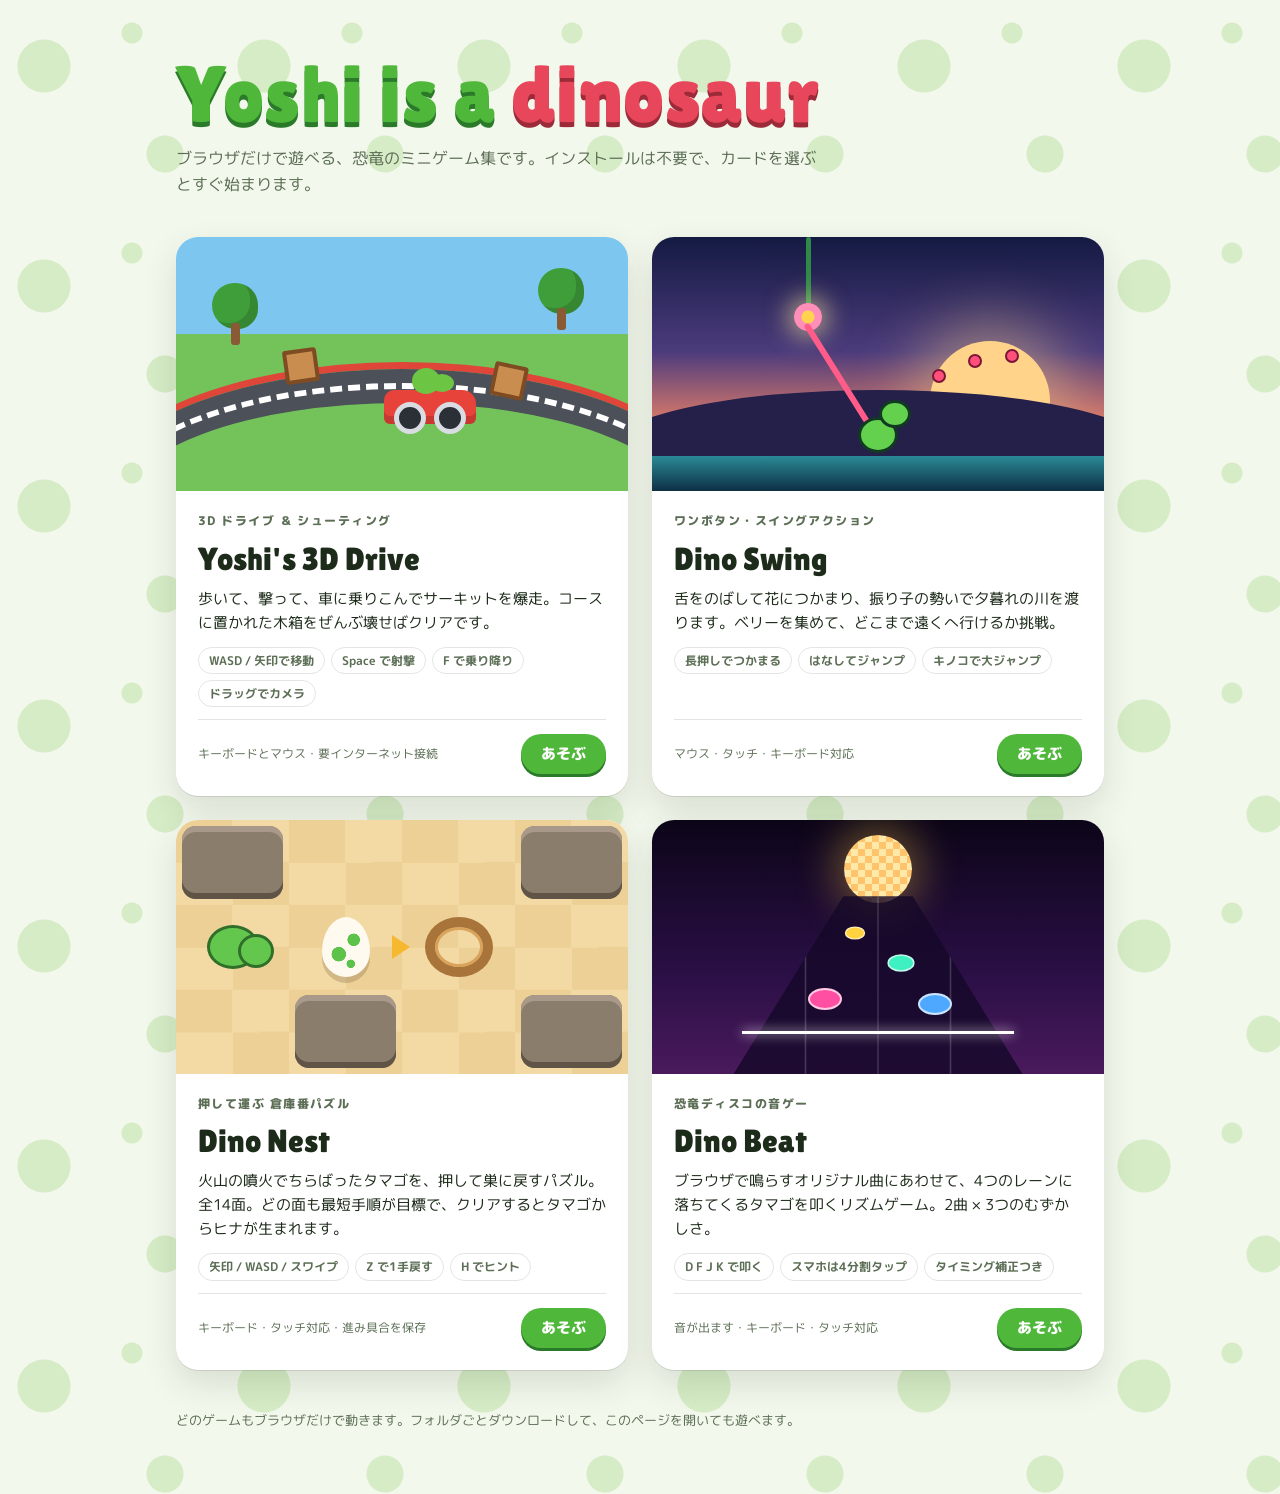
<file: index.html>
<!DOCTYPE html>
<html lang="ja">
<head>
<meta charset="UTF-8">
<meta name="viewport" content="width=device-width, initial-scale=1.0, viewport-fit=cover">
<title>Yoshi is a dinosaur</title>
<link rel="preconnect" href="https://fonts.googleapis.com">
<link rel="preconnect" href="https://fonts.gstatic.com" crossorigin>
<link href="https://fonts.googleapis.com/css2?family=Lilita+One&family=M+PLUS+Rounded+1c:wght@500;700;800&display=swap" rel="stylesheet">
<style>
    /* Layout: a short title block over a two-up shelf of game cards; each card opens with a little painted scene of its game */
    :root {
        --bg: #f3f8ec;
        --spot: #d6ecc6;
        --card: #ffffff;
        --fg: #1d2b1a;
        --muted: #5c6e55;
        --leaf: #4fb83a;
        --leaf-deep: #2a7a2a;
        --shell: #e8475b;
        --sun: #ffb84d;
        --line: rgba(29, 43, 26, 0.12);
        --font-display: 'Lilita One', 'Arial Rounded MT Bold', 'Trebuchet MS', sans-serif;
        --font-body: 'M PLUS Rounded 1c', 'Hiragino Maru Gothic ProN', 'Yu Gothic UI', 'Meiryo', system-ui, sans-serif;
    }
    @media (prefers-color-scheme: dark) {
        :root:not([data-theme="light"]) {
            --bg: #121a14;
            --spot: #1b2a1d;
            --card: #1c2620;
            --fg: #eef5e8;
            --muted: #a3b69b;
            --leaf: #6fd85a;
            --leaf-deep: #2f8a35;
            --shell: #ff6b7a;
            --sun: #ffc56b;
            --line: rgba(238, 245, 232, 0.12);
            color-scheme: dark;
        }
    }
    :root[data-theme="dark"] {
        --bg: #121a14;
        --spot: #1b2a1d;
        --card: #1c2620;
        --fg: #eef5e8;
        --muted: #a3b69b;
        --leaf: #6fd85a;
        --leaf-deep: #2f8a35;
        --shell: #ff6b7a;
        --sun: #ffc56b;
        --line: rgba(238, 245, 232, 0.12);
        color-scheme: dark;
    }

    * { box-sizing: border-box; }
    body {
        margin: 0;
        min-height: 100vh;
        background-color: var(--bg);
        background-image:
            radial-gradient(circle at 20% 30%, var(--spot) 0 26px, transparent 27px),
            radial-gradient(circle at 75% 70%, var(--spot) 0 18px, transparent 19px),
            radial-gradient(circle at 60% 15%, var(--spot) 0 10px, transparent 11px);
        background-size: 220px 220px;
        color: var(--fg);
        font-family: var(--font-body);
        line-height: 1.6;
    }
    .wrap {
        max-width: 960px;
        margin: 0 auto;
        padding-block: 56px 64px;
        padding-left: max(16px, env(safe-area-inset-left, 0px));
        padding-right: max(16px, env(safe-area-inset-right, 0px));
        display: flex;
        flex-direction: column;
        gap: 40px;
    }

    header { display: flex; flex-direction: column; gap: 8px; }
    h1 {
        margin: 0;
        font-family: var(--font-display);
        font-weight: 400;
        font-size: clamp(44px, 9vw, 80px);
        line-height: 0.95;
        letter-spacing: 0.5px;
        color: var(--leaf);
        text-shadow: 0 5px 0 var(--leaf-deep);
        text-wrap: balance;
    }
    h1 em { font-style: normal; color: var(--shell); text-shadow: 0 5px 0 #9c2a38; }
    .lead { margin: 6px 0 0; font-size: 16px; color: var(--muted); max-width: 40em; }

    .shelf {
        display: grid;
        grid-template-columns: repeat(auto-fit, minmax(min(100%, 400px), 1fr));
        gap: 24px;
    }
    .game {
        display: flex;
        flex-direction: column;
        border-radius: 22px;
        background: var(--card);
        box-shadow: 0 1px 0 var(--line), 0 14px 34px rgba(20, 40, 20, 0.12);
        overflow: hidden;
        color: inherit;
        text-decoration: none;
        transition: transform 0.18s ease, box-shadow 0.18s ease;
    }
    .game:hover { transform: translateY(-4px); box-shadow: 0 1px 0 var(--line), 0 22px 44px rgba(20, 40, 20, 0.18); }
    .game:focus-visible { outline: 3px solid var(--leaf); outline-offset: 4px; }

    .scene { position: relative; aspect-ratio: 16 / 9; max-width: 100%; overflow: hidden; }
    .body { display: flex; flex-direction: column; gap: 12px; padding: 20px 22px 22px; flex: 1; }
    .kicker {
        font-size: 12px;
        font-weight: 800;
        letter-spacing: 0.12em;
        text-transform: uppercase;
        color: var(--muted);
    }
    h2 {
        margin: 0;
        font-family: var(--font-display);
        font-weight: 400;
        font-size: 32px;
        line-height: 1;
    }
    .desc { margin: 0; font-size: 15px; }
    .keys { display: flex; flex-wrap: wrap; gap: 6px; margin: 0; padding: 0; list-style: none; }
    .keys li {
        font-size: 12px;
        font-weight: 700;
        padding: 3px 10px;
        border-radius: 999px;
        border: 1px solid var(--line);
        color: var(--muted);
    }
    .play {
        margin-top: auto;
        display: flex;
        align-items: center;
        justify-content: space-between;
        gap: 12px;
        padding-top: 14px;
        border-top: 1px solid var(--line);
    }
    .play span:first-child { font-size: 12px; color: var(--muted); }
    .btn {
        flex: none;
        padding: 8px 20px;
        border-radius: 999px;
        background: var(--leaf);
        color: #ffffff;
        font-weight: 800;
        font-size: 15px;
        box-shadow: 0 3px 0 var(--leaf-deep);
    }

    /* Scene: Yoshi's 3D Drive — grass, a curving track with curbs, a red car */
    .drive { background: linear-gradient(#7cc6f0 0 38%, #74c25a 38%); }
    .drive .track {
        position: absolute;
        left: -20%;
        right: -20%;
        top: 52%;
        height: 110%;
        border-radius: 50%;
        border: 34px solid #4b5059;
        outline: 6px dashed #ffffff;
        outline-offset: -20px;
        box-shadow: 0 0 0 7px #e0453a;
    }
    .drive .tree {
        position: absolute;
        width: 46px;
        height: 46px;
        border-radius: 50% 50% 46% 54%;
        background: #3f9e3a;
        box-shadow: inset -8px -6px 0 rgba(0, 0, 0, 0.15);
    }
    .drive .tree::after {
        content: "";
        position: absolute;
        left: 19px;
        top: 40px;
        width: 9px;
        height: 22px;
        border-radius: 3px;
        background: #8a5a35;
    }
    .drive .crate {
        position: absolute;
        width: 34px;
        height: 34px;
        background: #c98d4f;
        border: 4px solid #7e4b22;
        border-radius: 3px;
        transform: rotate(-8deg);
    }
    .drive .car {
        position: absolute;
        left: 46%;
        top: 60%;
        width: 92px;
        height: 34px;
        border-radius: 10px 14px 6px 6px;
        background: #e8433a;
        box-shadow: inset 0 -8px 0 rgba(0, 0, 0, 0.15);
    }
    .drive .car::before,
    .drive .car::after {
        content: "";
        position: absolute;
        bottom: -10px;
        width: 22px;
        height: 22px;
        border-radius: 50%;
        background: #2b2f36;
        border: 5px solid #d9dde3;
    }
    .drive .car::before { left: 10px; }
    .drive .car::after { right: 10px; }
    .drive .head {
        position: absolute;
        left: 28px;
        top: -22px;
        width: 28px;
        height: 26px;
        border-radius: 50%;
        background: #6cc644;
    }
    .drive .head::after {
        content: "";
        position: absolute;
        left: 18px;
        top: 6px;
        width: 24px;
        height: 18px;
        border-radius: 50%;
        background: #6cc644;
    }

    /* Scene: Dino Swing — dusk sky, sun, vine, flower, tongue, river */
    .swing { background: linear-gradient(#141a42, #4b3b7c 45%, #ff8a65 80%, #ffc98a); }
    .swing .sun {
        position: absolute;
        right: 12%;
        bottom: 12%;
        width: 120px;
        height: 120px;
        border-radius: 50%;
        background: #ffd38a;
        box-shadow: 0 0 60px 20px rgba(255, 211, 138, 0.45);
    }
    .swing .hills {
        position: absolute;
        left: -10%;
        right: -10%;
        bottom: 6%;
        height: 34%;
        background: #24204a;
        border-radius: 50% 50% 0 0 / 70% 70% 0 0;
    }
    .swing .river { position: absolute; left: 0; right: 0; bottom: 0; height: 14%; background: linear-gradient(#2a8a96, #0e2f45); }
    .swing .vine { position: absolute; left: 34%; top: 0; width: 5px; height: 30%; background: #2f8a4a; border-radius: 3px; }
    .swing .flower {
        position: absolute;
        left: calc(34% - 12px);
        top: calc(30% - 10px);
        width: 28px;
        height: 28px;
        border-radius: 50%;
        background: radial-gradient(circle, #ffd34d 0 6px, #ff8fb8 7px);
        box-shadow: 0 0 22px 8px rgba(255, 230, 150, 0.5);
    }
    .swing .tongue {
        position: absolute;
        left: 34%;
        top: 33%;
        width: 120px;
        height: 6px;
        border-radius: 3px;
        background: #ff5c8a;
        transform-origin: left center;
        transform: rotate(58deg);
    }
    .swing .dino {
        position: absolute;
        left: calc(34% + 52px);
        top: calc(33% + 96px);
        width: 40px;
        height: 36px;
        border-radius: 50%;
        background: #63d14e;
        border: 3px solid #123a22;
    }
    .swing .dino::after {
        content: "";
        position: absolute;
        left: 18px;
        top: -20px;
        width: 26px;
        height: 22px;
        border-radius: 50%;
        background: #63d14e;
        border: 3px solid #123a22;
    }
    .swing .berry {
        position: absolute;
        width: 14px;
        height: 14px;
        border-radius: 50%;
        background: #ff4f7b;
        border: 2px solid #7a1636;
    }

    /* Scene: Dino Nest — sand grid, rocks, an egg next to its nest, the dino pushing */
    .nest {
        background:
            repeating-conic-gradient(#f3d9a4 0 25%, #ecd096 0 50%) 0 0 / 25% 33.4%;
    }
    .nest .rock {
        position: absolute;
        width: 25%;
        height: 33.4%;
        padding: 6px;
    }
    .nest .rock::before {
        content: "";
        display: block;
        width: 100%;
        height: 100%;
        border-radius: 14px;
        background: #8b7d6b;
        box-shadow: inset 0 -6px 0 #5f5446, inset 0 6px 0 #a8998a;
    }
    .nest .ring {
        position: absolute;
        left: calc(62.5% - 34px);
        top: calc(50% - 30px);
        width: 68px;
        height: 60px;
        border-radius: 50%;
        border: 10px solid #a8743a;
        box-shadow: inset 0 0 0 3px #d9a35a;
    }
    .nest .egg {
        position: absolute;
        left: calc(37.5% - 24px);
        top: calc(50% - 30px);
        width: 48px;
        height: 60px;
        border-radius: 50% 50% 50% 50% / 58% 58% 42% 42%;
        background:
            radial-gradient(circle at 35% 62%, #5cc24a 0 7px, transparent 7.5px),
            radial-gradient(circle at 66% 38%, #5cc24a 0 6px, transparent 6.5px),
            radial-gradient(circle at 60% 78%, #5cc24a 0 4px, transparent 4.5px),
            #fffaf0;
        box-shadow: 0 6px 0 rgba(80, 50, 20, 0.2);
    }
    .nest .pusher {
        position: absolute;
        left: calc(12.5% - 26px);
        top: calc(50% - 22px);
        width: 52px;
        height: 44px;
        border-radius: 50%;
        background: #63c74d;
        border: 3px solid #2f6f2a;
        box-shadow: inset 0 0 0 0 transparent;
    }
    .nest .pusher::after {
        content: "";
        position: absolute;
        right: -18px;
        top: 6px;
        width: 30px;
        height: 28px;
        border-radius: 50%;
        background: #63c74d;
        border: 3px solid #2f6f2a;
    }
    .nest .arrow {
        position: absolute;
        left: calc(50% - 10px);
        top: calc(50% - 12px);
        width: 0;
        height: 0;
        border-left: 18px solid #f5b82e;
        border-top: 12px solid transparent;
        border-bottom: 12px solid transparent;
    }

    /* Scene: Dino Beat — disco ball over a neon note highway */
    .beat { background: linear-gradient(#0c0518, #2a0f45 60%, #4a1a5c); }
    .beat .ball {
        position: absolute;
        left: calc(50% - 34px);
        top: 6%;
        width: 68px;
        height: 68px;
        border-radius: 50%;
        background: repeating-conic-gradient(#ffe9a8 0 25%, #ffc46b 0 50%) 0 0 / 14px 14px;
        box-shadow: 0 0 40px 10px rgba(255, 210, 63, 0.35);
    }
    .beat .road {
        position: absolute;
        left: 18%;
        right: 18%;
        top: 30%;
        bottom: 0;
        background:
            linear-gradient(90deg, transparent 24.5%, rgba(255, 255, 255, 0.18) 25%, transparent 25.5%, transparent 49.5%, rgba(255, 255, 255, 0.18) 50%, transparent 50.5%, transparent 74.5%, rgba(255, 255, 255, 0.18) 75%, transparent 75.5%),
            rgba(20, 8, 40, 0.8);
        clip-path: polygon(38% 0, 62% 0, 100% 100%, 0 100%);
    }
    .beat .note {
        position: absolute;
        width: 34px;
        height: 22px;
        border-radius: 50%;
        border: 2px solid rgba(255, 255, 255, 0.7);
    }
    .beat .line {
        position: absolute;
        left: 20%;
        right: 20%;
        bottom: 16%;
        height: 3px;
        background: #ffffff;
        box-shadow: 0 0 12px #ffffff;
    }

    footer { font-size: 13px; color: var(--muted); }

    @media (prefers-reduced-motion: reduce) {
        .game { transition: none; }
        .game:hover { transform: none; }
    }
</style>
</head>
<body>
<main class="wrap">
    <header>
        <h1>Yoshi is a <em>dinosaur</em></h1>
        <p class="lead">ブラウザだけで遊べる、恐竜のミニゲーム集です。インストールは不要で、カードを選ぶとすぐ始まります。</p>
    </header>

    <section class="shelf" aria-label="ゲーム一覧">
        <a class="game" href="yoshi.html">
            <div class="scene drive" aria-hidden="true">
                <div class="track"></div>
                <div class="tree" style="left: 8%; top: 18%;"></div>
                <div class="tree" style="left: 80%; top: 12%;"></div>
                <div class="crate" style="left: 24%; top: 44%;"></div>
                <div class="crate" style="left: 70%; top: 50%; transform: rotate(12deg);"></div>
                <div class="car"><div class="head"></div></div>
            </div>
            <div class="body">
                <div class="kicker">3D ドライブ ＆ シューティング</div>
                <h2>Yoshi's 3D Drive</h2>
                <p class="desc">歩いて、撃って、車に乗りこんでサーキットを爆走。コースに置かれた木箱をぜんぶ壊せばクリアです。</p>
                <ul class="keys" aria-label="操作">
                    <li>WASD / 矢印で移動</li>
                    <li>Space で射撃</li>
                    <li>F で乗り降り</li>
                    <li>ドラッグでカメラ</li>
                </ul>
                <div class="play">
                    <span>キーボードとマウス・要インターネット接続</span>
                    <span class="btn">あそぶ</span>
                </div>
            </div>
        </a>

        <a class="game" href="dino-swing.html">
            <div class="scene swing" aria-hidden="true">
                <div class="sun"></div>
                <div class="hills"></div>
                <div class="river"></div>
                <div class="vine"></div>
                <div class="flower"></div>
                <div class="tongue"></div>
                <div class="dino"></div>
                <div class="berry" style="left: 62%; top: 52%;"></div>
                <div class="berry" style="left: 70%; top: 46%;"></div>
                <div class="berry" style="left: 78%; top: 44%;"></div>
            </div>
            <div class="body">
                <div class="kicker">ワンボタン・スイングアクション</div>
                <h2>Dino Swing</h2>
                <p class="desc">舌をのばして花につかまり、振り子の勢いで夕暮れの川を渡ります。ベリーを集めて、どこまで遠くへ行けるか挑戦。</p>
                <ul class="keys" aria-label="操作">
                    <li>長押しでつかまる</li>
                    <li>はなしてジャンプ</li>
                    <li>キノコで大ジャンプ</li>
                </ul>
                <div class="play">
                    <span>マウス・タッチ・キーボード対応</span>
                    <span class="btn">あそぶ</span>
                </div>
            </div>
        </a>

        <a class="game" href="dino-nest/index.html">
            <div class="scene nest" aria-hidden="true">
                <div class="rock" style="left: 0; top: 0;"></div>
                <div class="rock" style="left: 75%; top: 0;"></div>
                <div class="rock" style="left: 25%; top: 66.6%;"></div>
                <div class="rock" style="left: 75%; top: 66.6%;"></div>
                <div class="ring"></div>
                <div class="pusher"></div>
                <div class="egg"></div>
                <div class="arrow"></div>
            </div>
            <div class="body">
                <div class="kicker">押して運ぶ 倉庫番パズル</div>
                <h2>Dino Nest</h2>
                <p class="desc">火山の噴火でちらばったタマゴを、押して巣に戻すパズル。全14面。どの面も最短手順が目標で、クリアするとタマゴからヒナが生まれます。</p>
                <ul class="keys" aria-label="操作">
                    <li>矢印 / WASD / スワイプ</li>
                    <li>Z で1手戻す</li>
                    <li>H でヒント</li>
                </ul>
                <div class="play">
                    <span>キーボード・タッチ対応・進み具合を保存</span>
                    <span class="btn">あそぶ</span>
                </div>
            </div>
        </a>

        <a class="game" href="dino-beat/index.html">
            <div class="scene beat" aria-hidden="true">
                <div class="ball"></div>
                <div class="road"></div>
                <div class="note" style="left: calc(50% - 40px); top: 40%; background: #ffd23f; transform: scale(0.6);"></div>
                <div class="note" style="left: calc(50% + 6px); top: 52%; background: #3ff0c2; transform: scale(0.8);"></div>
                <div class="note" style="left: calc(50% - 70px); top: 66%; background: #ff4fa3;"></div>
                <div class="note" style="left: calc(50% + 40px); top: 68%; background: #4fa8ff;"></div>
                <div class="line"></div>
            </div>
            <div class="body">
                <div class="kicker">恐竜ディスコの音ゲー</div>
                <h2>Dino Beat</h2>
                <p class="desc">ブラウザで鳴らすオリジナル曲にあわせて、4つのレーンに落ちてくるタマゴを叩くリズムゲーム。2曲 × 3つのむずかしさ。</p>
                <ul class="keys" aria-label="操作">
                    <li>D F J K で叩く</li>
                    <li>スマホは4分割タップ</li>
                    <li>タイミング補正つき</li>
                </ul>
                <div class="play">
                    <span>音が出ます・キーボード・タッチ対応</span>
                    <span class="btn">あそぶ</span>
                </div>
            </div>
        </a>
    </section>

    <footer>どのゲームもブラウザだけで動きます。フォルダごとダウンロードして、このページを開いても遊べます。</footer>
</main>
</body>
</html>
</file>
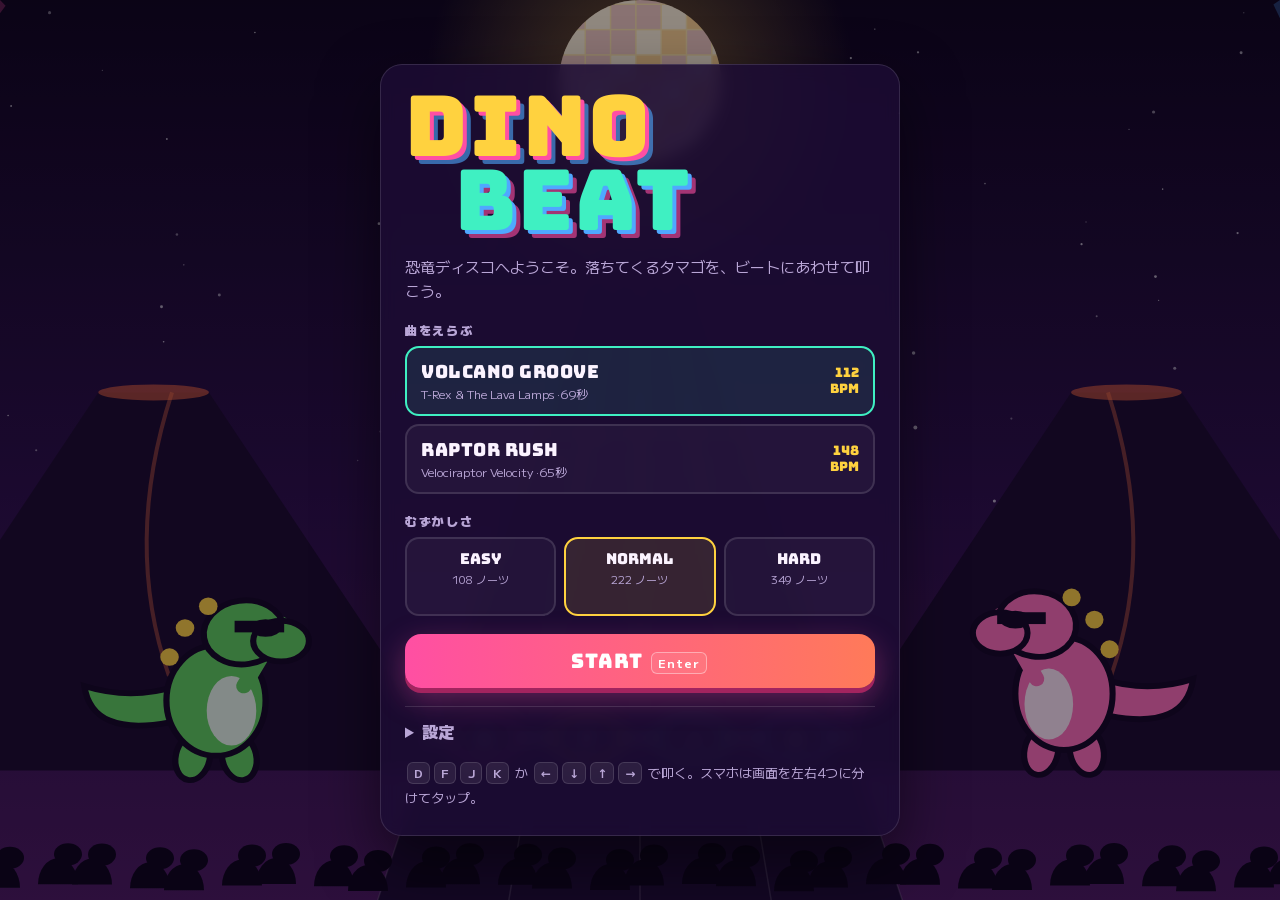
<file: dino-beat/index.html>
<!DOCTYPE html>
<html lang="ja">
<head>
<meta charset="UTF-8">
<meta name="viewport" content="width=device-width, initial-scale=1.0, viewport-fit=cover">
<title>Dino Beat</title>
<link rel="preconnect" href="https://fonts.googleapis.com">
<link rel="preconnect" href="https://fonts.gstatic.com" crossorigin>
<link href="https://fonts.googleapis.com/css2?family=Bungee&family=M+PLUS+1:wght@400;700;900&display=swap" rel="stylesheet">
<link rel="stylesheet" href="style.css">
</head>
<body>
<canvas id="stage" aria-label="Dino Beat のゲーム画面"></canvas>

<div class="hud" id="hud" hidden>
    <div class="hud-song">
        <span class="diff-tag" id="hudDiff">NORMAL</span>
        <span id="hudTitle">Volcano Groove</span>
    </div>
    <div class="hud-progress"><div id="hudBar"></div></div>
    <div class="hud-score">
        <b id="hudScore">0000000</b>
        <span id="hudAcc">100.00%</span>
    </div>
    <button class="round" id="pauseBtn" type="button" aria-label="一時停止">
        <svg viewBox="0 0 20 20" fill="currentColor" aria-hidden="true"><rect x="4" y="3" width="4" height="14" rx="1.5"/><rect x="12" y="3" width="4" height="14" rx="1.5"/></svg>
    </button>
</div>

<div class="overlay" id="titleOv">
    <div class="card title-card">
        <h1 class="logo"><span>DINO</span><span>BEAT</span></h1>
        <p class="tag">恐竜ディスコへようこそ。落ちてくるタマゴを、ビートにあわせて叩こう。</p>

        <div class="group">
            <div class="label">曲をえらぶ</div>
            <div class="songs" id="songList" role="radiogroup" aria-label="曲"></div>
        </div>

        <div class="group">
            <div class="label">むずかしさ</div>
            <div class="diffs" id="diffList" role="radiogroup" aria-label="むずかしさ"></div>
        </div>

        <button class="start" id="startBtn" type="button">START <kbd>Enter</kbd></button>

        <details class="settings">
            <summary>設定</summary>
            <label class="setting" for="speedInput">
                <span>ノーツの速さ</span>
                <input id="speedInput" type="range" min="1" max="4.5" step="0.1">
                <output id="speedOut">2.2</output>
            </label>
            <label class="setting" for="offsetInput">
                <span>タイミング補正</span>
                <input id="offsetInput" type="range" min="-150" max="150" step="1">
                <output id="offsetOut">0 ms</output>
            </label>
            <label class="setting" for="volumeInput">
                <span>音量</span>
                <input id="volumeInput" type="range" min="0" max="1" step="0.05">
                <output id="volumeOut">80%</output>
            </label>
            <label class="setting check" for="hitSoundInput">
                <span>叩いた音を鳴らす</span>
                <input id="hitSoundInput" type="checkbox">
            </label>
            <p class="note">いつも「SLOW」（遅れ）と判定されるなら補正をプラスに、「FAST」（早い）ならマイナスにします。リザルト画面でおすすめの値も出ます。</p>
        </details>

        <p class="guide"><kbd>D</kbd><kbd>F</kbd><kbd>J</kbd><kbd>K</kbd> か <kbd>←</kbd><kbd>↓</kbd><kbd>↑</kbd><kbd>→</kbd> で叩く。スマホは画面を左右4つに分けてタップ。</p>
    </div>
</div>

<div class="overlay" id="pauseOv" hidden>
    <div class="card small">
        <h2 class="big-word">PAUSE</h2>
        <div class="stack">
            <button class="start" id="resumeBtn" type="button">つづける</button>
            <button class="ghost" id="retryPauseBtn" type="button">最初から</button>
            <button class="ghost" id="quitBtn" type="button">曲選択にもどる</button>
        </div>
    </div>
</div>

<div class="overlay" id="resultOv" hidden>
    <div class="card result-card">
        <div class="result-head">
            <div class="rank" id="rRank">S</div>
            <div class="result-meta">
                <div class="result-song" id="rSong">Volcano Groove</div>
                <div class="result-score" id="rScore">0</div>
                <div class="badges" id="rBadges"></div>
            </div>
        </div>
        <div class="counts">
            <div class="count perfect"><span>PERFECT</span><b id="rPerfect">0</b></div>
            <div class="count great"><span>GREAT</span><b id="rGreat">0</b></div>
            <div class="count good"><span>GOOD</span><b id="rGood">0</b></div>
            <div class="count miss"><span>MISS</span><b id="rMiss">0</b></div>
        </div>
        <div class="result-line"><span>最大コンボ</span><b id="rCombo">0</b></div>
        <div class="result-line"><span>精度</span><b id="rAcc">0%</b></div>
        <div class="result-line"><span>平均のずれ</span><b id="rAvg">±0 ms</b></div>
        <div class="offset-tip" id="offsetTip" hidden>
            <span id="offsetTipText"></span>
            <button class="ghost tiny" id="applyOffsetBtn" type="button">補正を適用</button>
        </div>
        <div class="row">
            <button class="ghost" id="toTitleBtn" type="button">曲選択へ</button>
            <button class="start" id="retryBtn" type="button">もう一回 <kbd>Enter</kbd></button>
        </div>
    </div>
</div>

<script src="songs.js"></script>
<script src="engine.js"></script>
<script src="game.js"></script>
</body>
</html>
</file>
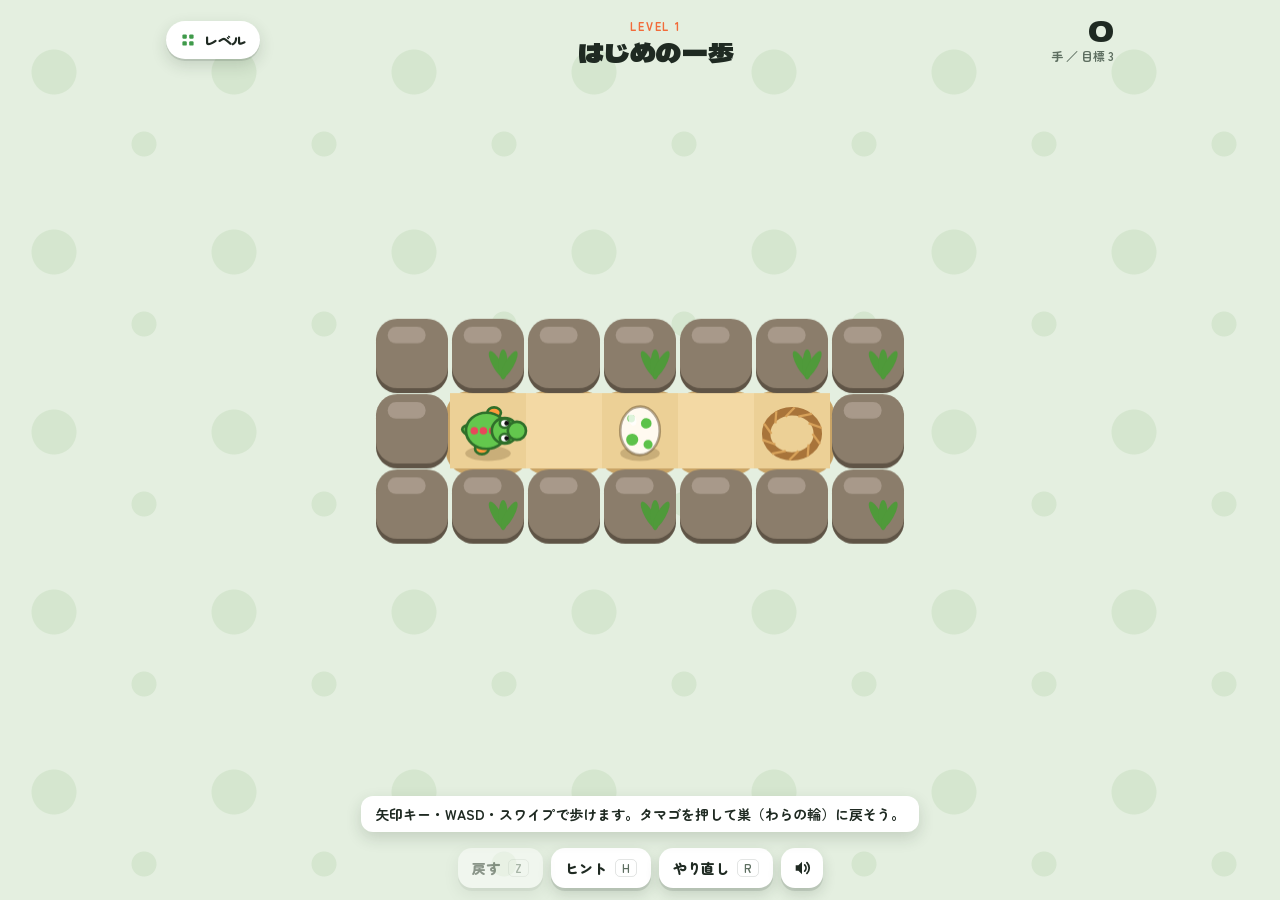
<file: dino-nest/index.html>
<!DOCTYPE html>
<html lang="ja">
<head>
<meta charset="UTF-8">
<meta name="viewport" content="width=device-width, initial-scale=1.0, viewport-fit=cover">
<title>Dino Nest</title>
<link rel="preconnect" href="https://fonts.googleapis.com">
<link rel="preconnect" href="https://fonts.gstatic.com" crossorigin>
<link href="https://fonts.googleapis.com/css2?family=Dela+Gothic+One&family=Zen+Maru+Gothic:wght@500;700;900&display=swap" rel="stylesheet">
<link rel="stylesheet" href="style.css">
</head>
<body>
<div class="app">
    <header class="bar">
        <button class="pill" id="menuBtn" type="button" aria-label="レベル選択を開く">
            <svg viewBox="0 0 20 20" aria-hidden="true"><rect x="3" y="3" width="5.5" height="5.5" rx="1.5"/><rect x="11.5" y="3" width="5.5" height="5.5" rx="1.5"/><rect x="3" y="11.5" width="5.5" height="5.5" rx="1.5"/><rect x="11.5" y="11.5" width="5.5" height="5.5" rx="1.5"/></svg>
            <span>レベル</span>
        </button>
        <div class="title">
            <span class="lv" id="lvNum">LEVEL 1</span>
            <h1 id="lvName">はじめの一歩</h1>
        </div>
        <div class="counter" aria-live="polite">
            <b id="moves">0</b>
            <span>手 ／ 目標 <span id="par">0</span></span>
        </div>
    </header>

    <main class="board-wrap" id="boardWrap">
        <canvas id="board" aria-label="パズル盤面"></canvas>
        <p class="tip" id="tip" hidden></p>
        <div class="toast" id="toast" role="status" hidden></div>
    </main>

    <footer class="controls">
        <div class="actions">
            <button class="act" id="undoBtn" type="button"><span>戻す</span><kbd>Z</kbd></button>
            <button class="act" id="hintBtn" type="button"><span>ヒント</span><kbd>H</kbd></button>
            <button class="act" id="resetBtn" type="button"><span>やり直し</span><kbd>R</kbd></button>
            <button class="act icon" id="muteBtn" type="button" aria-label="サウンドを切り替え"></button>
        </div>
        <div class="dpad" aria-label="移動ボタン">
            <button type="button" data-dir="U" aria-label="上">▲</button>
            <button type="button" data-dir="L" aria-label="左">◀</button>
            <button type="button" data-dir="D" aria-label="下">▼</button>
            <button type="button" data-dir="R" aria-label="右">▶</button>
        </div>
    </footer>

    <div class="overlay" id="menuOv" hidden>
        <div class="sheet">
            <div class="sheet-head">
                <div>
                    <h2 class="brand">DINO NEST</h2>
                    <p class="sheet-sub">火山の噴火でちらばったタマゴを、巣に戻してあげよう。</p>
                </div>
                <div class="total"><b id="starTotal">0</b><span>／ <span id="starMax">0</span> ★</span></div>
            </div>
            <div class="grid" id="levelGrid"></div>
            <button class="ghost" id="closeMenu" type="button">閉じる</button>
        </div>
    </div>

    <div class="overlay" id="clearOv" hidden>
        <div class="sheet small">
            <h2 class="brand big">CLEAR!</h2>
            <div class="stars" id="clearStars" aria-label="獲得した星"></div>
            <p class="result" id="clearText"></p>
            <div class="row">
                <button class="ghost" id="againBtn" type="button">もう一度</button>
                <button class="primary" id="nextBtn" type="button">次のレベルへ</button>
            </div>
        </div>
    </div>
</div>

<script src="levels.js"></script>
<script src="game.js"></script>
</body>
</html>
</file>
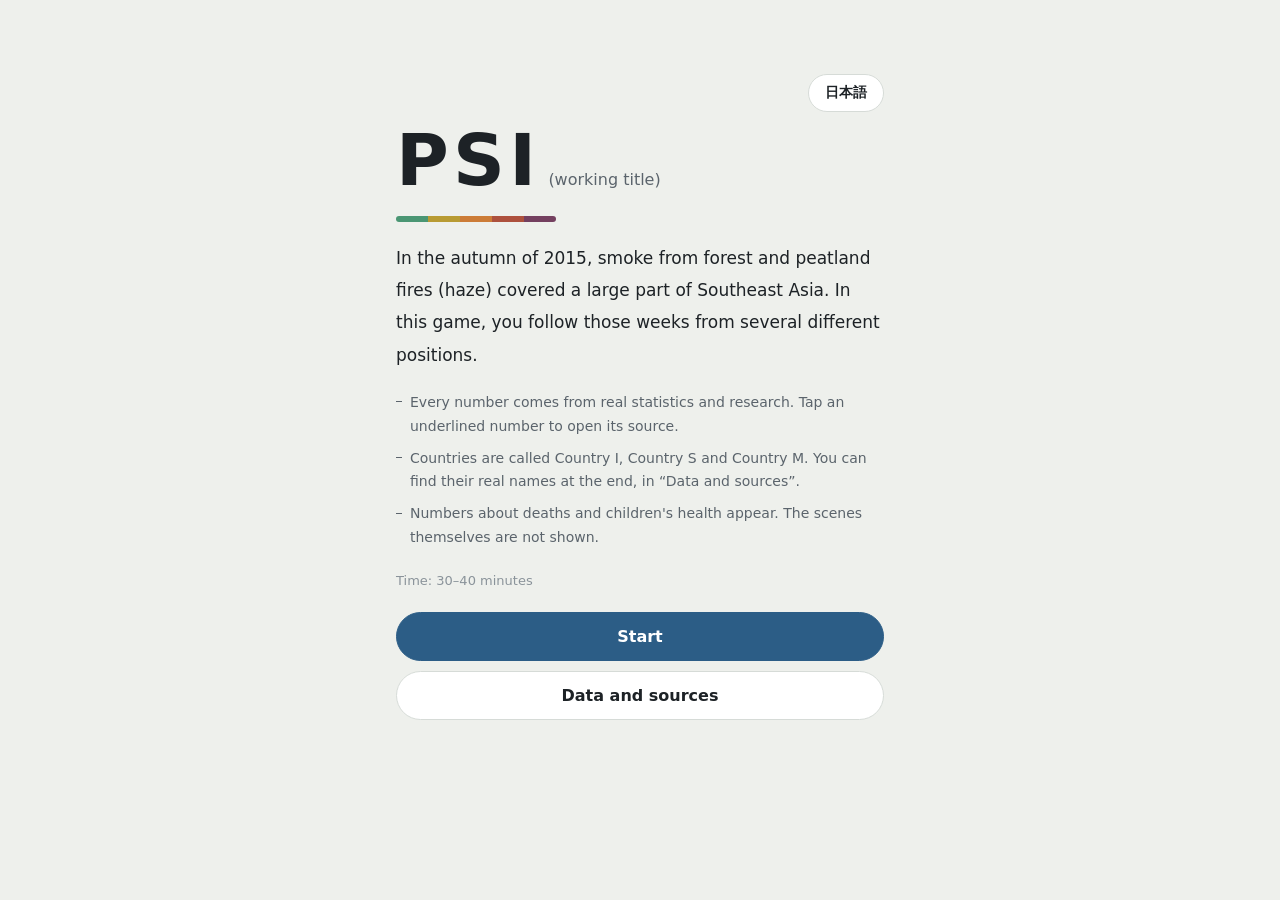
<file: psi/index.html>
<!DOCTYPE html>
<html lang="ja">
<head>
<meta charset="utf-8">
<meta name="viewport" content="width=device-width, initial-scale=1, viewport-fit=cover">
<meta name="color-scheme" content="light dark">
<title>PSI（仮題）</title>
<link rel="icon" href="data:,">
<link rel="stylesheet" href="css/style.css">
<script type="module" src="js/main.js"></script>
</head>
<body>
<div class="haze" aria-hidden="true"></div>
<div class="app" id="app">
    <header class="top" id="top" hidden>
        <div class="meter" id="meter"></div>
        <div class="dayline">
            <div class="day-info">
                <p class="date" id="date"></p>
                <p class="money" id="money" hidden></p>
            </div>
            <button class="extinguish" id="extinguish" type="button" aria-disabled="true" aria-describedby="toast" hidden></button>
        </div>
    </header>
    <main class="main" id="main" tabindex="-1"></main>
    <footer class="event" id="event" hidden></footer>
</div>
<div class="toast" id="toast" role="status" aria-live="polite" hidden></div>
<div class="sheet-backdrop" id="sheetBackdrop" hidden>
    <section class="sheet" id="sheet" role="dialog" aria-modal="true" aria-labelledby="sheetTitle"></section>
</div>
<noscript><p class="noscript">このゲームを遊ぶには JavaScript を有効にしてください。<br><span lang="en">Please turn on JavaScript to play this game.</span></p></noscript>
</body>
</html>
</file>
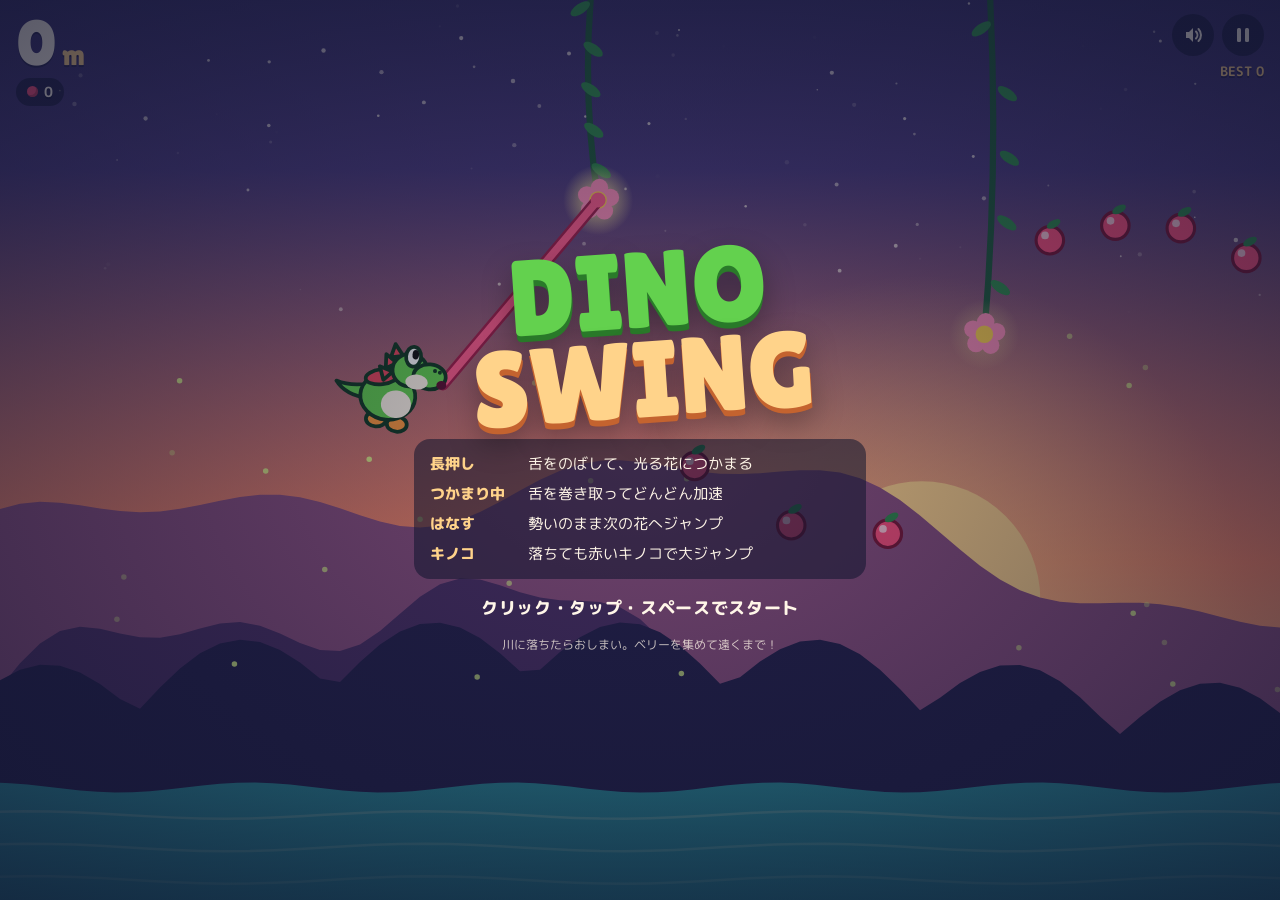
<file: dino-swing.html>
<!DOCTYPE html>
<html lang="ja">
<head>
<meta charset="UTF-8">
<meta name="viewport" content="width=device-width, initial-scale=1.0, viewport-fit=cover">
<title>Dino Swing</title>
<link rel="preconnect" href="https://fonts.googleapis.com">
<link rel="preconnect" href="https://fonts.gstatic.com" crossorigin>
<link href="https://fonts.googleapis.com/css2?family=Lilita+One&family=M+PLUS+Rounded+1c:wght@500;700;800&display=swap" rel="stylesheet">
<style>
    /* Layout: full-bleed canvas stage at dusk; HUD pinned to the top corners; result cards centered over the scene */
    :root {
        --night: #141a42;
        --dusk: #4b3b7c;
        --coral: #ff8a65;
        --sun: #ffd38a;
        --sun-deep: #c4632f;
        --leaf: #63d14e;
        --leaf-deep: #2a7a2a;
        --berry: #ff4f7b;
        --cream: #fff6e8;
        --ink: #10142e;
        --glass: rgba(16, 20, 46, 0.55);
        --font-display: 'Lilita One', 'Arial Rounded MT Bold', 'Trebuchet MS', sans-serif;
        --font-body: 'M PLUS Rounded 1c', 'Hiragino Maru Gothic ProN', 'Yu Gothic UI', 'Meiryo', system-ui, sans-serif;
        color-scheme: dark;
    }
    [hidden] { display: none !important; }
    html, body {
        height: 100%;
        margin: 0;
        overflow: hidden;
        background: var(--night);
        color: var(--cream);
        font-family: var(--font-body);
        -webkit-tap-highlight-color: transparent;
    }
    #stage {
        position: fixed;
        inset: 0;
        touch-action: none;
        user-select: none;
        -webkit-user-select: none;
        cursor: pointer;
    }
    canvas { display: block; width: 100%; height: 100%; }

    .hud {
        position: absolute;
        top: calc(14px + env(safe-area-inset-top, 0px));
        display: flex;
        flex-direction: column;
        gap: 6px;
        pointer-events: none;
        text-shadow: 0 2px 0 rgba(16, 20, 46, 0.45);
    }
    #hudLeft { left: max(16px, env(safe-area-inset-left, 0px)); }
    #hudRight { right: max(16px, env(safe-area-inset-right, 0px)); align-items: flex-end; }
    .meters {
        font-family: var(--font-display);
        font-size: clamp(40px, 7vw, 64px);
        line-height: 0.9;
        letter-spacing: 1px;
        font-variant-numeric: tabular-nums;
    }
    .meters small { font-size: 0.45em; margin-left: 4px; color: var(--sun); }
    .chips { display: flex; gap: 8px; flex-wrap: wrap; }
    .chip {
        display: inline-flex;
        align-items: center;
        gap: 6px;
        padding: 4px 11px;
        border-radius: 999px;
        background: var(--glass);
        font-size: 14px;
        font-weight: 700;
        font-variant-numeric: tabular-nums;
    }
    .dot {
        width: 11px;
        height: 11px;
        border-radius: 50%;
        background: var(--berry);
        box-shadow: inset -2px -2px 0 rgba(0, 0, 0, 0.22);
    }
    #chain { background: var(--sun); color: var(--ink); text-shadow: none; }
    .btnrow { display: flex; gap: 8px; }
    .iconbtn {
        pointer-events: auto;
        width: 42px;
        height: 42px;
        display: grid;
        place-items: center;
        border: none;
        border-radius: 50%;
        background: var(--glass);
        color: var(--cream);
        cursor: pointer;
    }
    .iconbtn svg { width: 20px; height: 20px; }
    .best { font-size: 13px; font-weight: 700; color: var(--sun); font-variant-numeric: tabular-nums; }

    .overlay {
        position: absolute;
        inset: 0;
        display: flex;
        align-items: center;
        justify-content: center;
        padding-block: 24px;
        padding-left: max(16px, env(safe-area-inset-left, 0px));
        padding-right: max(16px, env(safe-area-inset-right, 0px));
        background: radial-gradient(ellipse at center, rgba(16, 20, 46, 0.2), rgba(16, 20, 46, 0.7));
    }
    .card {
        width: 100%;
        max-width: 420px;
        display: flex;
        flex-direction: column;
        align-items: center;
        gap: 16px;
        text-align: center;
    }
    .logo {
        margin: 0;
        font-family: var(--font-display);
        font-weight: 400;
        font-size: clamp(60px, 14vw, 108px);
        line-height: 0.82;
        color: var(--leaf);
        text-shadow: 0 6px 0 var(--leaf-deep), 0 14px 30px rgba(0, 0, 0, 0.35);
        transform: rotate(-4deg);
    }
    .logo span { display: block; color: var(--sun); text-shadow: 0 6px 0 var(--sun-deep), 0 14px 30px rgba(0, 0, 0, 0.35); }
    .how {
        display: grid;
        gap: 8px;
        width: 100%;
        margin: 0;
        padding: 14px 16px;
        list-style: none;
        border-radius: 16px;
        background: var(--glass);
        font-size: 15px;
        text-align: left;
    }
    .how li { display: flex; gap: 12px; align-items: baseline; }
    .how b {
        flex: none;
        min-width: 86px;
        font-weight: 800;
        color: var(--sun);
    }
    .start {
        font-size: 17px;
        font-weight: 800;
        letter-spacing: 0.04em;
    }
    .pulse { animation: pulse 1.4s ease-in-out infinite; }
    @keyframes pulse { 50% { opacity: 0.45; } }
    .sub { margin: 0; font-size: 14px; color: var(--sun); font-weight: 700; }
    .heading {
        margin: 0;
        font-family: var(--font-display);
        font-weight: 400;
        font-size: clamp(54px, 12vw, 84px);
        line-height: 0.9;
        color: var(--coral);
        text-shadow: 0 6px 0 #9c3b2a, 0 14px 30px rgba(0, 0, 0, 0.35);
        transform: rotate(-3deg);
    }
    .results { display: grid; grid-template-columns: repeat(3, 1fr); gap: 10px; width: 100%; }
    .res { padding: 10px 6px 12px; border-radius: 14px; background: var(--glass); }
    .res b {
        display: block;
        font-family: var(--font-display);
        font-weight: 400;
        font-size: 32px;
        font-variant-numeric: tabular-nums;
    }
    .res span { font-size: 12px; letter-spacing: 0.08em; color: var(--sun); }
    .cta {
        pointer-events: auto;
        padding: 12px 30px;
        border: none;
        border-radius: 999px;
        background: var(--sun);
        color: var(--ink);
        box-shadow: 0 4px 0 var(--sun-deep);
        font-family: var(--font-body);
        font-size: 18px;
        font-weight: 800;
        cursor: pointer;
    }
    .cta:active { transform: translateY(2px); box-shadow: 0 2px 0 var(--sun-deep); }
    .cta:focus-visible, .iconbtn:focus-visible { outline: 3px solid var(--cream); outline-offset: 3px; }
    .hint { font-size: 12px; color: var(--cream); opacity: 0.75; }
    @media (prefers-reduced-motion: reduce) {
        .pulse { animation: none; }
    }
</style>
</head>
<body>
<div id="stage">
    <canvas id="game" aria-label="Dino Swing のゲーム画面"></canvas>

    <div class="hud" id="hudLeft">
        <div class="meters"><span id="meters">0</span><small>m</small></div>
        <div class="chips">
            <span class="chip"><i class="dot"></i><span id="berries">0</span></span>
            <span class="chip" id="chain" hidden></span>
        </div>
    </div>

    <div class="hud" id="hudRight">
        <div class="btnrow">
            <button class="iconbtn" id="muteBtn" type="button" aria-label="サウンドを切り替え"></button>
            <button class="iconbtn" id="pauseBtn" type="button" aria-label="一時停止">
                <svg viewBox="0 0 20 20" fill="currentColor" aria-hidden="true"><rect x="4" y="3" width="4" height="14" rx="1.5"/><rect x="12" y="3" width="4" height="14" rx="1.5"/></svg>
            </button>
        </div>
        <div class="best">BEST <span id="bestTop">0</span></div>
    </div>

    <div class="overlay" id="titleOv">
        <div class="card">
            <h1 class="logo">DINO<span>SWING</span></h1>
            <ul class="how">
                <li><b>長押し</b><span>舌をのばして、光る花につかまる</span></li>
                <li><b>つかまり中</b><span>舌を巻き取ってどんどん加速</span></li>
                <li><b>はなす</b><span>勢いのまま次の花へジャンプ</span></li>
                <li><b>キノコ</b><span>落ちても赤いキノコで大ジャンプ</span></li>
            </ul>
            <div class="start pulse">クリック・タップ・スペースでスタート</div>
            <div class="hint">川に落ちたらおしまい。ベリーを集めて遠くまで！</div>
        </div>
    </div>

    <div class="overlay" id="pauseOv" hidden>
        <div class="card">
            <h2 class="heading">PAUSED</h2>
            <div class="start">クリックかスペースで再開</div>
        </div>
    </div>

    <div class="overlay" id="overOv" hidden>
        <div class="card">
            <h2 class="heading">SPLASH!</h2>
            <p class="sub" id="overMsg">川に落ちちゃった</p>
            <div class="results">
                <div class="res"><b id="rMeters">0</b><span>距離 m</span></div>
                <div class="res"><b id="rBerries">0</b><span>ベリー</span></div>
                <div class="res"><b id="rScore">0</b><span>スコア</span></div>
            </div>
            <button class="cta" id="retryBtn" type="button">もう一回</button>
            <div class="hint">スペースでもリトライ</div>
        </div>
    </div>
</div>

<script>
(() => {
    // --- Constants ---
    const TAU = Math.PI * 2;
    const VIEW_H = 720;          // world units visible vertically on a landscape screen
    const MIN_VIEW_W = 720;      // keep at least this much world visible horizontally
    const WATER_Y = 640;
    const MUSH_H = 72;
    const STEP = 1 / 120;
    const GRAVITY = 1500;
    const R = 22;                // dino body radius
    const REEL = 120;            // tongue reel-in speed while holding
    const PUMP = 220;            // swing boost while holding, along the current swing direction
    const MIN_LEN = 90;
    const RANGE = 440;           // tongue reach
    const MAX_SPEED = 1700;
    const PX_PER_M = 40;
    const START_X = 260;

    const COLORS = {
        green: '#63d14e',
        outline: '#123a22',
        cream: '#fff6e8',
        red: '#e8475b',
        boot: '#ff9a3c',
        tongue: '#ff5c8a',
        tongueEdge: '#a0204a',
        berry: '#ff4f7b',
        gold: '#ffd34d',
        vine: '#1f5a3a',
        leaf: '#2f8a4a',
        petal: '#ff8fb8',
        sun: '#ffd38a',
    };

    const canvas = document.getElementById('game');
    const ctx = canvas.getContext('2d');
    const $ = id => document.getElementById(id);
    const reduceMotion = window.matchMedia('(prefers-reduced-motion: reduce)').matches;

    const rand = (a, b) => a + Math.random() * (b - a);
    const clamp = (v, lo, hi) => Math.max(lo, Math.min(hi, v));
    const lerp = (a, b, t) => a + (b - a) * t;

    // --- Storage (per-viewer convenience only) ---
    function load(key, fallback) {
        try {
            const v = localStorage.getItem(key);
            return v === null ? fallback : JSON.parse(v);
        } catch (e) { return fallback; }
    }
    function save(key, value) {
        try { localStorage.setItem(key, JSON.stringify(value)); } catch (e) { /* storage unavailable */ }
    }

    // --- State ---
    let W = 0, H = 0, dpr = 1, scale = 1, viewW = 0, viewH = 0;
    let mode = 'title';          // title | play | paused | dying | over
    let held = false;
    let suppressRelease = false;
    let time = 0, overAt = 0, deathTimer = 0;
    let p, anchors, berries, mushrooms, particles, popups, trail, fireflies, stars;
    let camX = 0, camY = 0, shake = 0;
    let chain = 0, berryCount = 0, berryPoints = 0, maxX = START_X;
    let lastAnchor, anchorsSinceMush;
    let best = load('dino-swing-best', 0);
    let muted = load('dino-swing-muted', false);

    // --- Audio ---
    let actx = null;
    function ensureAudio() {
        if (!actx) {
            try { actx = new (window.AudioContext || window.webkitAudioContext)(); } catch (e) { actx = null; }
        }
        if (actx && actx.state === 'suspended') actx.resume();
    }
    function tone(f0, f1, dur, type = 'sine', vol = 0.12, delay = 0) {
        if (!actx || muted) return;
        const t = actx.currentTime + delay;
        const o = actx.createOscillator();
        const g = actx.createGain();
        o.type = type;
        o.frequency.setValueAtTime(f0, t);
        o.frequency.exponentialRampToValueAtTime(f1, t + dur);
        g.gain.setValueAtTime(vol, t);
        g.gain.exponentialRampToValueAtTime(0.0001, t + dur);
        o.connect(g).connect(actx.destination);
        o.start(t);
        o.stop(t + dur + 0.02);
    }
    function noise(dur, vol = 0.2, freq = 900) {
        if (!actx || muted) return;
        const len = Math.floor(actx.sampleRate * dur);
        const buf = actx.createBuffer(1, len, actx.sampleRate);
        const data = buf.getChannelData(0);
        for (let i = 0; i < len; i++) data[i] = (Math.random() * 2 - 1) * (1 - i / len);
        const src = actx.createBufferSource();
        const filter = actx.createBiquadFilter();
        const g = actx.createGain();
        src.buffer = buf;
        filter.type = 'lowpass';
        filter.frequency.value = freq;
        g.gain.value = vol;
        src.connect(filter).connect(g).connect(actx.destination);
        src.start();
    }
    const sfx = {
        thwip: () => tone(900, 260, 0.09, 'triangle', 0.14),
        miss: () => tone(320, 170, 0.1, 'square', 0.04),
        berry: n => tone(660 * Math.pow(2, Math.min(n, 12) / 12), 1320 * Math.pow(2, Math.min(n, 12) / 12), 0.08, 'sine', 0.1),
        gold: () => { tone(880, 1760, 0.1, 'sine', 0.1); tone(1320, 2640, 0.12, 'sine', 0.08, 0.08); },
        boing: () => tone(140, 560, 0.28, 'sine', 0.18),
        splash: () => { noise(0.6, 0.35, 1200); tone(300, 80, 0.4, 'sine', 0.12); },
        best: () => [0, 4, 7, 12].forEach((s, i) => tone(523 * Math.pow(2, s / 12), 523 * Math.pow(2, s / 12) * 1.01, 0.16, 'triangle', 0.1, i * 0.1)),
    };

    // --- World generation ---
    function makeAnchor(x, y, amp) {
        return { x, y, baseX: x, amp, phase: Math.random() * TAU, speed: rand(0.8, 1.4), bloom: 0 };
    }

    function reset() {
        anchors = [];
        berries = [];
        mushrooms = [];
        particles = [];
        popups = [];
        trail = [];
        const a0 = makeAnchor(START_X, 170, 0);
        anchors.push(a0);
        lastAnchor = a0;
        anchorsSinceMush = 0;
        p = {
            x: START_X - 230 * Math.sin(0.9), y: 170 + 230 * Math.cos(0.9),
            vx: 0, vy: 0, anchor: a0, len: 230, tongue: 1, missT: 0,
            rot: 0, squash: 0, blink: 2,
        };
        camX = p.x - viewW * 0.32;
        camY = baseCamY();
        shake = 0;
        chain = 0;
        berryCount = 0;
        berryPoints = 0;
        maxX = START_X;
        generate();
    }

    function generate() {
        while (lastAnchor.baseX < camX + viewW + 700) {
            const meters = (lastAnchor.baseX - START_X) / PX_PER_M;
            const diff = clamp(meters / 1200, 0, 1);
            const gap = rand(240, 320) + diff * rand(40, 170);
            const y = clamp(lastAnchor.y + rand(-170, 170), 110, 360);
            const moving = diff > 0.2 && Math.random() < 0.12 + diff * 0.3;
            const a = makeAnchor(lastAnchor.baseX + gap, y, moving ? rand(35, 80) : 0);
            placeBerries(lastAnchor, a);
            anchors.push(a);
            anchorsSinceMush++;
            if (anchorsSinceMush >= 4 && Math.random() < 0.45) {
                mushrooms.push({ x: (lastAnchor.baseX + a.baseX) / 2 + rand(-40, 40), w: 96, squash: 0 });
                anchorsSinceMush = 0;
            }
            lastAnchor = a;
        }
        const behind = camX - 500;
        anchors = anchors.filter(a => a.baseX > behind || a === p.anchor);
        berries = berries.filter(b => b.x > behind);
        mushrooms = mushrooms.filter(m => m.x > behind);
    }

    function placeBerries(a, b) {
        const n = 3 + Math.floor(Math.random() * 3);
        const low = Math.random() < 0.65;
        const gold = Math.random() < 0.08 ? Math.floor(Math.random() * n) : -1;
        for (let i = 0; i < n; i++) {
            const t = (i + 1) / (n + 1);
            const mid = lerp(a.y, b.y, t);
            const arc = Math.sin(Math.PI * t);
            const y = low ? mid + 120 + 90 * arc : mid - 40 - 90 * arc;
            berries.push({ x: lerp(a.baseX, b.baseX, t), y: clamp(y, 70, WATER_Y - 90), gold: i === gold, bob: Math.random() * TAU });
        }
    }

    function makeAmbient() {
        stars = Array.from({ length: 90 }, () => ({ x: Math.random(), y: Math.random(), r: rand(0.6, 1.8), tw: Math.random() * TAU }));
        fireflies = Array.from({ length: reduceMotion ? 8 : 26 }, () => ({ x: Math.random() * 2000, y: rand(0, 300), ph: Math.random() * TAU, sp: rand(8, 22) }));
    }

    // --- Layout ---
    function resize() {
        dpr = Math.min(window.devicePixelRatio || 1, 2);
        W = canvas.clientWidth || window.innerWidth;
        H = canvas.clientHeight || window.innerHeight;
        canvas.width = Math.round(W * dpr);
        canvas.height = Math.round(H * dpr);
        scale = Math.min(H / VIEW_H, W / MIN_VIEW_W) || 1;
        viewW = W / scale;
        viewH = H / scale;
    }
    const baseCamY = () => WATER_Y + 90 - viewH;

    // --- Player actions ---
    function pickAnchor() {
        let bestA = null, bestScore = Infinity;
        for (const a of anchors) {
            const dx = a.x - p.x, dy = a.y - p.y;
            const d = Math.hypot(dx, dy);
            if (d > RANGE || d < 50 || dx < -40 || dy > 30) continue;
            const s = Math.hypot(dx - 200, dy + 170);   // prefer ahead and above
            if (s < bestScore) { bestScore = s; bestA = a; }
        }
        return bestA;
    }

    function attach(a) {
        p.anchor = a;
        p.len = Math.max(MIN_LEN, Math.hypot(a.x - p.x, a.y - p.y));
        p.tongue = 0;
        a.bloom = 1;
        chain++;
        sfx.thwip();
        burst(a.x, a.y, 8, COLORS.petal, 160, 0.4);
        if (chain >= 3) popup(a.x, a.y - 40, `CHAIN ×${chain}`, COLORS.sun);
    }

    function detach() {
        p.anchor = null;
        p.vx *= 1.03;
        p.vy *= 1.03;
    }

    function multiplier() {
        return Math.min(5, 1 + Math.floor(Math.max(0, chain - 1) / 3));
    }

    function press() {
        ensureAudio();
        if (mode === 'title') {
            startGame();
            held = true;
            return;
        }
        if (mode === 'paused') {
            resume();
            return;
        }
        if (mode === 'over') {
            if (time - overAt > 0.7) {
                restart();
                suppressRelease = true;
            }
            return;
        }
        if (mode !== 'play') return;
        held = true;
        if (!p.anchor) {
            const a = pickAnchor();
            if (a) attach(a);
            else { p.missT = 0.2; sfx.miss(); }
        }
    }

    function release() {
        held = false;
        if (suppressRelease) {
            suppressRelease = false;
            return;
        }
        if (mode === 'play' && p.anchor) detach();
    }

    function startGame() {
        mode = 'play';
        $('titleOv').hidden = true;
    }

    function restart() {
        reset();
        mode = 'play';
        $('overOv').hidden = true;
    }

    function pause() {
        if (mode !== 'play') return;
        mode = 'paused';
        held = false;
        $('pauseOv').hidden = false;
    }

    function resume() {
        mode = 'play';
        suppressRelease = true;
        $('pauseOv').hidden = true;
    }

    function die() {
        mode = 'dying';
        deathTimer = 0.7;
        p.anchor = null;
        burst(p.x, WATER_Y, 26, '#bfefff', 420, 0.8, -1);
        shake = 1;
        sfx.splash();
    }

    function showResults() {
        mode = 'over';
        overAt = time;
        const meters = metersNow();
        const score = meters + berryPoints;
        const isBest = score > best;
        if (isBest) {
            best = score;
            save('dino-swing-best', best);
            sfx.best();
        }
        $('rMeters').textContent = meters;
        $('rBerries').textContent = berryCount;
        $('rScore').textContent = score;
        $('overMsg').textContent = isBest ? '自己ベスト更新！' : `ベストまであと ${best - score}`;
        $('overOv').hidden = false;
    }

    const metersNow = () => Math.max(0, Math.floor((maxX - START_X) / PX_PER_M));

    // --- Effects ---
    function burst(x, y, n, color, speed, life, dir = 0) {
        for (let i = 0; i < n; i++) {
            const a = dir < 0 ? rand(-Math.PI * 0.9, -Math.PI * 0.1) : Math.random() * TAU;
            const s = speed * rand(0.3, 1);
            particles.push({ x, y, vx: Math.cos(a) * s, vy: Math.sin(a) * s, life, max: life, r: rand(2, 5), color });
        }
    }

    function popup(x, y, text, color) {
        popups.push({ x, y, text, color, life: 1 });
    }

    // --- Simulation ---
    function step(dt) {
        time += dt;
        for (const a of anchors) {
            a.x = a.baseX + a.amp * Math.sin(time * a.speed + a.phase);
            a.bloom = Math.max(0, a.bloom - dt * 2);
        }
        for (const m of mushrooms) m.squash = Math.max(0, m.squash - dt * 4);

        if (mode === 'title' || mode === 'play') simulatePlayer(dt);
        else if (mode === 'dying') {
            p.vy = Math.min(p.vy + GRAVITY * dt * 0.3, 200);
            p.y += p.vy * dt;
            p.x += p.vx * dt * 0.2;
            deathTimer -= dt;
            if (deathTimer <= 0) showResults();
        }

        for (let i = particles.length - 1; i >= 0; i--) {
            const q = particles[i];
            q.life -= dt;
            if (q.life <= 0) { particles.splice(i, 1); continue; }
            q.vy += 700 * dt;
            q.x += q.vx * dt;
            q.y += q.vy * dt;
        }
        for (let i = popups.length - 1; i >= 0; i--) {
            popups[i].life -= dt * 0.9;
            popups[i].y -= 40 * dt;
            if (popups[i].life <= 0) popups.splice(i, 1);
        }
        shake = Math.max(0, shake - dt * 3);
        p.squash = Math.max(0, p.squash - dt * 4);
        p.missT = Math.max(0, p.missT - dt);
        p.tongue = Math.min(1, p.tongue + dt / 0.07);
        p.blink -= dt;
        if (p.blink < -0.12) p.blink = rand(2, 5);
    }

    function simulatePlayer(dt) {
        p.vy += GRAVITY * dt;
        if (p.anchor && held && mode === 'play') p.len = Math.max(MIN_LEN, p.len - REEL * dt);
        p.x += p.vx * dt;
        p.y += p.vy * dt;

        if (p.anchor) {
            const a = p.anchor;
            const dx = p.x - a.x, dy = p.y - a.y;
            const d = Math.hypot(dx, dy);
            if (d > p.len) {
                const nx = dx / d, ny = dy / d;
                p.x = a.x + nx * p.len;
                p.y = a.y + ny * p.len;
                const vr = p.vx * nx + p.vy * ny;
                if (vr > 0) {
                    p.vx -= vr * nx;
                    p.vy -= vr * ny;
                }
            }
            if (held && mode === 'play') {
                // Pump the swing so a dead hang can always get going again
                let tx = -(p.y - a.y) / (d || 1), ty = (p.x - a.x) / (d || 1);
                let vt = p.vx * tx + p.vy * ty;
                if (Math.abs(vt) < 30) {
                    if (tx < 0) { tx = -tx; ty = -ty; }
                    vt = 1;
                }
                const s = Math.sign(vt);
                p.vx += tx * s * PUMP * dt;
                p.vy += ty * s * PUMP * dt;
            }
        }

        const sp = Math.hypot(p.vx, p.vy);
        if (sp > MAX_SPEED) {
            p.vx *= MAX_SPEED / sp;
            p.vy *= MAX_SPEED / sp;
        }

        if (mode !== 'play') return;

        maxX = Math.max(maxX, p.x);

        for (let i = berries.length - 1; i >= 0; i--) {
            const b = berries[i];
            if (Math.hypot(b.x - p.x, b.y - p.y) < R + (b.gold ? 18 : 14)) {
                const pts = (b.gold ? 50 : 10) * multiplier();
                berryCount += b.gold ? 5 : 1;
                berryPoints += pts;
                popup(b.x, b.y - 20, `+${pts}`, b.gold ? COLORS.gold : COLORS.cream);
                burst(b.x, b.y, b.gold ? 18 : 8, b.gold ? COLORS.gold : COLORS.berry, 220, 0.45);
                if (b.gold) sfx.gold(); else sfx.berry(berryCount % 12);
                berries.splice(i, 1);
            }
        }

        for (const m of mushrooms) {
            const top = WATER_Y - MUSH_H;
            if (p.vy > 0 && Math.abs(p.x - m.x) < m.w / 2 + R * 0.4 && p.y + R > top && p.y < top + 20) {
                p.y = top - R;
                p.vy = -1200;
                p.vx = Math.max(p.vx, 380);
                if (p.anchor) p.anchor = null;
                p.squash = 1;
                m.squash = 1;
                chain = 0;
                shake = Math.max(shake, 0.35);
                burst(m.x, top, 12, COLORS.red, 260, 0.5, -1);
                popup(m.x, top - 40, 'BOING!', COLORS.cream);
                sfx.boing();
            }
        }

        if (p.y - R > WATER_Y + 6) die();
    }

    function updateCamera(dt) {
        if (mode !== 'dying' && mode !== 'over') {
            const targetX = p.x - viewW * 0.32 + clamp(p.vx, 0, 900) * 0.12;
            camX += (targetX - camX) * Math.min(1, dt * 5);
        }
        const targetY = Math.min(baseCamY(), p.y - 170);
        camY += (targetY - camY) * Math.min(1, dt * 4);
    }

    // --- Rendering ---
    function ridge(x, a, b, c) {
        return Math.sin(x * a) * 60 + Math.sin(x * b + 1.3) * 28 + Math.sin(x * c + 2.1) * 12;
    }

    function drawBackground() {
        const waterView = WATER_Y - camY;

        // Sky
        ctx.setTransform(dpr, 0, 0, dpr, 0, 0);
        const ws = waterView * scale;
        const sky = ctx.createLinearGradient(0, ws - 900 * scale, 0, ws);
        sky.addColorStop(0, '#141a42');
        sky.addColorStop(0.45, '#4b3b7c');
        sky.addColorStop(0.8, '#ff8a65');
        sky.addColorStop(1, '#ffc98a');
        ctx.fillStyle = sky;
        ctx.fillRect(0, 0, W, H);

        ctx.setTransform(dpr * scale, 0, 0, dpr * scale, 0, 0);

        // Stars
        ctx.fillStyle = COLORS.cream;
        for (const s of stars) {
            const y = s.y * (waterView - 380);
            if (y > waterView - 380) continue;
            ctx.globalAlpha = 0.35 + 0.35 * Math.sin(time * 1.5 + s.tw) * (reduceMotion ? 0 : 1);
            ctx.beginPath();
            ctx.arc(s.x * viewW, y, s.r, 0, TAU);
            ctx.fill();
        }
        ctx.globalAlpha = 1;

        // Sun
        const sunX = viewW * 0.72, sunY = waterView - 150;
        const glow = ctx.createRadialGradient(sunX, sunY, 40, sunX, sunY, 260);
        glow.addColorStop(0, 'rgba(255, 211, 138, 0.55)');
        glow.addColorStop(1, 'rgba(255, 211, 138, 0)');
        ctx.fillStyle = glow;
        ctx.fillRect(sunX - 260, sunY - 260, 520, 520);
        ctx.fillStyle = COLORS.sun;
        ctx.beginPath();
        ctx.arc(sunX, sunY, 95, 0, TAU);
        ctx.fill();

        // Parallax silhouettes
        const layer = (f, base, color, fn) => {
            ctx.fillStyle = color;
            ctx.beginPath();
            ctx.moveTo(0, viewH);
            for (let x = 0; x <= viewW + 16; x += 16) {
                ctx.lineTo(x, waterView - base - fn(x + camX * f));
            }
            ctx.lineTo(viewW + 16, viewH);
            ctx.closePath();
            ctx.fill();
        };
        layer(0.08, 150, '#8a4f7d', x => ridge(x, 0.004, 0.011, 0.027) + 40);
        layer(0.25, 90, '#4a2f63', x => ridge(x, 0.006, 0.017, 0.04));
        layer(0.5, 40, '#24204a', x => Math.abs(Math.sin(x * 0.02)) * 48 + Math.sin(x * 0.005) * 26 + 20);

        // Fireflies
        ctx.fillStyle = '#e2ff8a';
        for (const f of fireflies) {
            const fx = ((f.x - camX * 0.6) % (viewW + 100) + viewW + 100) % (viewW + 100) - 50;
            const fy = waterView - 60 - f.y + Math.sin(time * 0.8 + f.ph) * 20;
            ctx.globalAlpha = 0.4 + 0.5 * Math.max(0, Math.sin(time * 2 + f.ph));
            ctx.beginPath();
            ctx.arc(fx, fy, 2.2, 0, TAU);
            ctx.fill();
            f.x += f.sp * 0.016;
        }
        ctx.globalAlpha = 1;
    }

    function drawVineAndFlower(a, target) {
        const top = camY - 20;
        const sway = Math.sin(time * 1.2 + a.phase) * 14;
        ctx.strokeStyle = COLORS.vine;
        ctx.lineWidth = 5;
        ctx.lineCap = 'round';
        ctx.beginPath();
        ctx.moveTo(a.baseX + sway * 0.3, top);
        ctx.quadraticCurveTo(lerp(a.baseX, a.x, 0.5) + sway, (top + a.y) / 2, a.x, a.y);
        ctx.stroke();

        ctx.fillStyle = COLORS.leaf;
        for (let t = 0.15; t < 0.95; t += 0.18) {
            const lx = lerp(lerp(a.baseX, a.x, t), a.x, t * t) + sway * Math.sin(Math.PI * t);
            const ly = lerp(top, a.y, t);
            if (ly < camY) continue;
            const side = (Math.round(t * 10) % 2 ? 1 : -1);
            ctx.beginPath();
            ctx.ellipse(lx + side * 8, ly, 9, 4, side * 0.6, 0, TAU);
            ctx.fill();
        }

        const inRange = Math.hypot(a.x - p.x, a.y - p.y) < RANGE;
        const glowR = 28 + a.bloom * 20 + (target ? 8 : 0);
        const g = ctx.createRadialGradient(a.x, a.y, 4, a.x, a.y, glowR);
        g.addColorStop(0, inRange ? 'rgba(255, 230, 150, 0.85)' : 'rgba(255, 230, 150, 0.35)');
        g.addColorStop(1, 'rgba(255, 230, 150, 0)');
        ctx.fillStyle = g;
        ctx.beginPath();
        ctx.arc(a.x, a.y, glowR, 0, TAU);
        ctx.fill();

        const bloom = 1 + a.bloom * 0.35;
        ctx.fillStyle = COLORS.petal;
        for (let i = 0; i < 5; i++) {
            const ang = (i / 5) * TAU + time * 0.4;
            ctx.beginPath();
            ctx.arc(a.x + Math.cos(ang) * 10 * bloom, a.y + Math.sin(ang) * 10 * bloom, 7 * bloom, 0, TAU);
            ctx.fill();
        }
        ctx.fillStyle = COLORS.gold;
        ctx.beginPath();
        ctx.arc(a.x, a.y, 7, 0, TAU);
        ctx.fill();

        if (target) {
            ctx.save();
            ctx.strokeStyle = COLORS.cream;
            ctx.lineWidth = 3;
            ctx.setLineDash([8, 7]);
            ctx.lineDashOffset = -time * 30;
            ctx.beginPath();
            ctx.arc(a.x, a.y, 26 + Math.sin(time * 6) * 2, 0, TAU);
            ctx.stroke();
            ctx.restore();
        }
    }

    function drawMushroom(m) {
        const top = WATER_Y - MUSH_H;
        const sq = m.squash;
        ctx.lineWidth = 3;
        ctx.strokeStyle = '#3a1420';
        ctx.fillStyle = '#f3e3c3';
        ctx.beginPath();
        ctx.roundRect ? ctx.roundRect(m.x - 16, top + 6, 32, MUSH_H + 30, 10) : ctx.rect(m.x - 16, top + 6, 32, MUSH_H + 30);
        ctx.fill();
        ctx.stroke();

        const capH = 42 * (1 - sq * 0.35);
        const capW = m.w / 2 * (1 + sq * 0.15);
        ctx.fillStyle = COLORS.red;
        ctx.beginPath();
        ctx.ellipse(m.x, top + 12, capW, capH, 0, Math.PI, TAU);
        ctx.closePath();
        ctx.fill();
        ctx.stroke();
        ctx.fillStyle = COLORS.cream;
        [[-0.5, 0.45, 8], [0.15, 0.7, 10], [0.55, 0.35, 7]].forEach(([fx, fy, r]) => {
            ctx.beginPath();
            ctx.arc(m.x + fx * capW, top + 12 - fy * capH, r, 0, TAU);
            ctx.fill();
        });
    }

    function drawBerry(b) {
        const y = b.y + Math.sin(time * 3 + b.bob) * 4;
        const r = b.gold ? 14 : 11;
        if (b.gold) {
            const g = ctx.createRadialGradient(b.x, y, 4, b.x, y, 34);
            g.addColorStop(0, 'rgba(255, 211, 77, 0.6)');
            g.addColorStop(1, 'rgba(255, 211, 77, 0)');
            ctx.fillStyle = g;
            ctx.beginPath();
            ctx.arc(b.x, y, 34, 0, TAU);
            ctx.fill();
        }
        ctx.fillStyle = b.gold ? COLORS.gold : COLORS.berry;
        ctx.strokeStyle = b.gold ? '#8a5a10' : '#7a1636';
        ctx.lineWidth = 2.5;
        ctx.beginPath();
        ctx.arc(b.x, y, r, 0, TAU);
        ctx.fill();
        ctx.stroke();
        ctx.fillStyle = 'rgba(255, 255, 255, 0.7)';
        ctx.beginPath();
        ctx.arc(b.x - r * 0.35, y - r * 0.35, r * 0.28, 0, TAU);
        ctx.fill();
        ctx.fillStyle = COLORS.leaf;
        ctx.beginPath();
        ctx.ellipse(b.x + 3, y - r - 2, 6, 3, -0.5, 0, TAU);
        ctx.fill();
    }

    // Dino faces +x; local origin is the body center
    const MOUTH = { x: 43, y: -13 };

    function mouthWorld() {
        const s = 1 + p.squash * 0.15, t = 1 - p.squash * 0.15;
        const lx = MOUTH.x * s, ly = MOUTH.y * t;
        const c = Math.cos(p.rot), sn = Math.sin(p.rot);
        return { x: p.x + lx * c - ly * sn, y: p.y + lx * sn + ly * c };
    }

    function ell(x, y, rx, ry, fill, rot = 0, stroke = true) {
        ctx.beginPath();
        ctx.ellipse(x, y, rx, ry, rot, 0, TAU);
        ctx.fillStyle = fill;
        ctx.fill();
        if (stroke) ctx.stroke();
    }

    function drawDino(look) {
        ctx.save();
        ctx.translate(p.x, p.y);
        ctx.rotate(p.rot);
        ctx.scale(1 + p.squash * 0.15, 1 - p.squash * 0.15);
        ctx.strokeStyle = COLORS.outline;
        ctx.lineWidth = 3;
        ctx.lineJoin = 'round';

        const dangle = p.anchor ? Math.sin(time * 7) * 2 : Math.sin(time * 14) * 3;
        ell(-8, 20 + dangle, 8, 6, COLORS.boot);
        ell(9, 21 - dangle, 8, 6, COLORS.boot);

        ctx.fillStyle = COLORS.green;
        ctx.beginPath();
        ctx.moveTo(-16, 3);
        ctx.quadraticCurveTo(-34, 2, -42, -10 + Math.sin(time * 5) * 2);
        ctx.quadraticCurveTo(-30, -5, -15, -9);
        ctx.closePath();
        ctx.fill();
        ctx.stroke();

        ell(0, 0, 22, 19, COLORS.green);
        ell(7, 6, 12, 11, COLORS.cream, 0, false);
        ell(-6, -15, 13, 6, COLORS.red, -0.2);

        ctx.fillStyle = COLORS.red;
        [[4, -36, 0.2], [-1, -28, 0.5], [-4, -19, 0.8]].forEach(([x, y, r]) => {
            ctx.save();
            ctx.translate(x, y);
            ctx.rotate(-r);
            ctx.beginPath();
            ctx.moveTo(-5, 4);
            ctx.lineTo(0, -6);
            ctx.lineTo(5, 4);
            ctx.closePath();
            ctx.fill();
            ctx.stroke();
            ctx.restore();
        });

        ell(16, -22, 14, 13, COLORS.green);
        ell(32, -18, 13, 10, COLORS.green);
        ell(22, -13, 9, 6, COLORS.cream, 0, false);
        ctx.fillStyle = COLORS.outline;
        [[40, -22], [36, -23]].forEach(([x, y]) => {
            ctx.beginPath();
            ctx.arc(x, y, 1.6, 0, TAU);
            ctx.fill();
        });

        if (p.blink < 0) {
            ctx.beginPath();
            ctx.moveTo(12, -32);
            ctx.lineTo(24, -32);
            ctx.stroke();
        } else {
            ell(18, -33, 6, 8, '#ffffff');
            ell(18 + look.x * 2.2, -33 + look.y * 2.6, 2.6, 3.8, '#111111', 0, false);
        }

        if (p.anchor || p.missT > 0) ell(42, -12, 4, 3.5, '#5a1030', 0, false);
        ctx.restore();
    }

    function drawTongue() {
        const m = mouthWorld();
        let ex, ey;
        if (p.anchor) {
            ex = lerp(m.x, p.anchor.x, p.tongue);
            ey = lerp(m.y, p.anchor.y, p.tongue);
        } else if (p.missT > 0) {
            const k = Math.sin((1 - p.missT / 0.2) * Math.PI) * 120;
            ex = m.x + 0.75 * k;
            ey = m.y - 0.66 * k;
        } else return;

        ctx.lineCap = 'round';
        ctx.strokeStyle = COLORS.tongueEdge;
        ctx.lineWidth = 10;
        ctx.beginPath();
        ctx.moveTo(m.x, m.y);
        ctx.lineTo(ex, ey);
        ctx.stroke();
        ctx.strokeStyle = COLORS.tongue;
        ctx.lineWidth = 6;
        ctx.stroke();
        ctx.fillStyle = COLORS.tongue;
        ctx.beginPath();
        ctx.arc(ex, ey, 6, 0, TAU);
        ctx.fill();
    }

    function drawWater() {
        const bottom = camY + viewH + 20;
        const g = ctx.createLinearGradient(0, WATER_Y, 0, WATER_Y + 200);
        g.addColorStop(0, '#2a8a96');
        g.addColorStop(1, '#0e2f45');
        ctx.fillStyle = g;
        ctx.beginPath();
        const x0 = camX - 20, x1 = camX + viewW + 20;
        ctx.moveTo(x0, bottom);
        for (let x = x0; x <= x1; x += 14) ctx.lineTo(x, WATER_Y + Math.sin(x * 0.03 + time * 2) * 4);
        ctx.lineTo(x1, bottom);
        ctx.closePath();
        ctx.fill();

        ctx.strokeStyle = 'rgba(255, 220, 180, 0.35)';
        ctx.lineWidth = 2;
        for (let i = 0; i < 3; i++) {
            const y = WATER_Y + 22 + i * 26;
            ctx.beginPath();
            for (let x = x0; x <= x1; x += 20) {
                const yy = y + Math.sin(x * 0.02 - time * (1.5 + i * 0.4) + i) * 3;
                if (x === x0) ctx.moveTo(x, yy); else ctx.lineTo(x, yy);
            }
            ctx.globalAlpha = 0.5 - i * 0.12;
            ctx.stroke();
        }
        ctx.globalAlpha = 1;
    }

    function draw() {
        drawBackground();

        const sx = reduceMotion ? 0 : (Math.random() - 0.5) * shake * 14;
        const sy = reduceMotion ? 0 : (Math.random() - 0.5) * shake * 14;
        ctx.setTransform(dpr * scale, 0, 0, dpr * scale, (-camX * scale + sx) * dpr, (-camY * scale + sy) * dpr);

        const target = (mode === 'play' && !p.anchor) ? pickAnchor() : null;
        const visible = a => a.x > camX - 80 && a.x < camX + viewW + 80;
        anchors.filter(visible).forEach(a => drawVineAndFlower(a, a === target));
        mushrooms.filter(visible).forEach(drawMushroom);
        berries.filter(visible).forEach(drawBerry);

        // Speed trail
        const speed = Math.hypot(p.vx, p.vy);
        if (mode === 'play' || mode === 'title') {
            trail.push({ x: p.x, y: p.y });
            if (trail.length > 14) trail.shift();
        }
        if (speed > 800) {
            trail.forEach((t, i) => {
                ctx.globalAlpha = (i / trail.length) * 0.25 * Math.min(1, (speed - 800) / 600);
                ctx.fillStyle = COLORS.cream;
                ctx.beginPath();
                ctx.arc(t.x, t.y, R * (i / trail.length), 0, TAU);
                ctx.fill();
            });
            ctx.globalAlpha = 1;
        }

        // Rotation follows the rope while hanging, the velocity while flying
        let rotTarget;
        if (p.anchor) {
            const ropeAng = Math.atan2(p.anchor.x - p.x, p.y - p.anchor.y);
            rotTarget = clamp(ropeAng * 0.7 - 0.45, -1.1, 0.9);
        } else {
            rotTarget = clamp(Math.atan2(p.vy, Math.max(200, p.vx)) * 0.6, -0.7, 0.8);
        }
        p.rot += (rotTarget - p.rot) * 0.2;

        const lookAt = p.anchor || target;
        let look = { x: 1, y: 0 };
        if (lookAt) {
            const d = Math.hypot(lookAt.x - p.x, lookAt.y - p.y) || 1;
            look = { x: (lookAt.x - p.x) / d, y: (lookAt.y - p.y) / d };
        } else if (speed > 1) {
            look = { x: p.vx / speed, y: p.vy / speed };
        }

        drawTongue();
        drawDino(look);
        drawWater();

        for (const q of particles) {
            ctx.globalAlpha = Math.max(0, q.life / q.max);
            ctx.fillStyle = q.color;
            ctx.beginPath();
            ctx.arc(q.x, q.y, q.r, 0, TAU);
            ctx.fill();
        }
        ctx.globalAlpha = 1;

        ctx.textAlign = 'center';
        ctx.font = '26px "Lilita One", "M PLUS Rounded 1c", sans-serif';
        ctx.lineWidth = 5;
        ctx.strokeStyle = 'rgba(16, 20, 46, 0.7)';
        for (const pu of popups) {
            ctx.globalAlpha = Math.min(1, pu.life * 2);
            ctx.strokeText(pu.text, pu.x, pu.y);
            ctx.fillStyle = pu.color;
            ctx.fillText(pu.text, pu.x, pu.y);
        }
        ctx.globalAlpha = 1;
    }

    // --- HUD ---
    const hudCache = {};
    function setText(id, value) {
        if (hudCache[id] === value) return;
        hudCache[id] = value;
        $(id).textContent = value;
    }

    function updateHUD() {
        setText('meters', String(metersNow()));
        setText('berries', String(berryCount));
        setText('bestTop', String(best));
        const mult = multiplier();
        const chainEl = $('chain');
        const showChain = mode === 'play' && mult > 1;
        if (chainEl.hidden === showChain) chainEl.hidden = !showChain;
        if (showChain) setText('chain', `ベリー ×${mult}`);
    }

    function renderMuteIcon() {
        $('muteBtn').innerHTML = muted
            ? '<svg viewBox="0 0 20 20" fill="currentColor" aria-hidden="true"><path d="M3 7h3l4-4v14l-4-4H3z"/><path d="M13 7l5 6M18 7l-5 6" stroke="currentColor" stroke-width="2" stroke-linecap="round"/></svg>'
            : '<svg viewBox="0 0 20 20" fill="currentColor" aria-hidden="true"><path d="M3 7h3l4-4v14l-4-4H3z"/><path d="M13 6.5a5 5 0 0 1 0 7M15.5 4a8.5 8.5 0 0 1 0 12" fill="none" stroke="currentColor" stroke-width="2" stroke-linecap="round"/></svg>';
        $('muteBtn').setAttribute('aria-pressed', String(muted));
    }

    function toggleMute() {
        muted = !muted;
        save('dino-swing-muted', muted);
        renderMuteIcon();
    }

    // --- Input ---
    const stage = $('stage');
    stage.addEventListener('pointerdown', e => {
        if (e.target.closest('button')) return;
        if (e.button !== undefined && e.button !== 0) return;
        press();
    });
    window.addEventListener('pointerup', release);
    window.addEventListener('pointercancel', release);

    const PRESS_KEYS = new Set(['Space', 'ArrowUp', 'KeyW', 'Enter']);
    window.addEventListener('keydown', e => {
        if (PRESS_KEYS.has(e.code)) {
            e.preventDefault();
            if (!e.repeat) press();
        } else if (e.code === 'KeyP' || e.code === 'Escape') {
            if (mode === 'play') pause(); else if (mode === 'paused') resume();
        } else if (e.code === 'KeyM') {
            toggleMute();
        }
    });
    window.addEventListener('keyup', e => {
        if (PRESS_KEYS.has(e.code)) release();
    });
    window.addEventListener('blur', () => { pause(); held = false; });
    document.addEventListener('visibilitychange', () => { if (document.hidden) pause(); });
    window.addEventListener('resize', resize);

    $('muteBtn').addEventListener('click', toggleMute);
    $('pauseBtn').addEventListener('click', () => { if (mode === 'play') pause(); else if (mode === 'paused') resume(); });
    $('retryBtn').addEventListener('click', () => { ensureAudio(); restart(); });

    // --- Main loop ---
    let last = performance.now(), acc = 0;
    function frame(now) {
        requestAnimationFrame(frame);
        const dt = Math.min((now - last) / 1000, 0.1);
        last = now;
        if (mode !== 'paused') {
            acc += dt;
            while (acc >= STEP) {
                step(STEP);
                acc -= STEP;
            }
            updateCamera(dt);
            if (mode === 'play' || mode === 'title') generate();
        }
        draw();
        updateHUD();
    }

    function start(data) {
        if (data && typeof data.best === 'number') best = Math.max(best, data.best);
        resize();
        makeAmbient();
        reset();
        p.vx = 0;
        renderMuteIcon();
        requestAnimationFrame(t => { last = t; frame(t); });
    }

    window.claude?.hot?.snapshot?.(() => ({ best }));
    if (window.claude?.hot?.ready) window.claude.hot.ready(start);
    else start(window.claude?.hot?.data ?? {});
})();
</script>
</body>
</html>
</file>
<file: dino-beat/style.css>
/* Layout: full-screen canvas stage (the disco highway); a slim HUD strip on top; title, pause and result cards float over the stage */
:root {
    --void: #120821;
    --stage: #241040;
    --panel: rgba(28, 12, 52, 0.86);
    --panel-edge: rgba(255, 255, 255, 0.12);
    --text: #fbf3ff;
    --muted: #b9a6d6;
    --pink: #ff4fa3;
    --yellow: #ffd23f;
    --mint: #3ff0c2;
    --blue: #4fa8ff;
    --font-display: 'Bungee', 'Arial Black', 'Impact', sans-serif;
    --font-body: 'M PLUS 1', 'Hiragino Sans', 'Yu Gothic UI', 'Meiryo', system-ui, sans-serif;
    color-scheme: dark;
}

* { box-sizing: border-box; }
[hidden] { display: none !important; }
html, body { height: 100%; margin: 0; }
body {
    background: var(--void);
    color: var(--text);
    font-family: var(--font-body);
    overflow: hidden;
    -webkit-tap-highlight-color: transparent;
    user-select: none;
    -webkit-user-select: none;
}
#stage { position: fixed; inset: 0; width: 100%; height: 100%; display: block; touch-action: none; }
button { font-family: inherit; color: inherit; cursor: pointer; }
button:focus-visible, summary:focus-visible, input:focus-visible { outline: 3px solid var(--mint); outline-offset: 3px; }
kbd {
    display: inline-block;
    min-width: 22px;
    padding: 0 6px;
    margin: 0 2px;
    border-radius: 6px;
    border: 1px solid var(--panel-edge);
    background: rgba(255, 255, 255, 0.08);
    font-family: inherit;
    font-size: 12px;
    font-weight: 700;
    line-height: 20px;
    text-align: center;
}

/* HUD */
.hud {
    position: fixed;
    top: 0;
    left: 0;
    right: 0;
    z-index: 5;
    display: grid;
    grid-template-columns: minmax(0, 1fr) minmax(80px, 2fr) auto auto;
    align-items: center;
    gap: 14px;
    padding-block: calc(10px + env(safe-area-inset-top, 0px)) 10px;
    padding-left: max(16px, env(safe-area-inset-left, 0px));
    padding-right: max(16px, env(safe-area-inset-right, 0px));
    pointer-events: none;
    text-shadow: 0 2px 6px rgba(0, 0, 0, 0.6);
}
.hud-song { min-width: 0; display: flex; align-items: center; gap: 8px; font-weight: 700; white-space: nowrap; overflow: hidden; }
.hud-song span:last-child { overflow: hidden; text-overflow: ellipsis; }
.diff-tag {
    flex: none;
    padding: 2px 8px;
    border-radius: 6px;
    background: var(--pink);
    color: var(--void);
    font-family: var(--font-display);
    font-size: 11px;
    text-shadow: none;
}
.diff-tag.easy { background: var(--mint); }
.diff-tag.normal { background: var(--yellow); }
.diff-tag.hard { background: var(--pink); }
.hud-progress { height: 6px; border-radius: 3px; background: rgba(255, 255, 255, 0.15); overflow: hidden; }
.hud-progress div { height: 100%; width: 0; background: linear-gradient(90deg, var(--mint), var(--blue)); }
.hud-score { text-align: right; line-height: 1.1; font-variant-numeric: tabular-nums; }
.hud-score b { display: block; font-family: var(--font-display); font-weight: 400; font-size: 22px; letter-spacing: 1px; }
.hud-score span { font-size: 12px; color: var(--muted); font-weight: 700; }
.round {
    pointer-events: auto;
    width: 40px;
    height: 40px;
    display: grid;
    place-items: center;
    border-radius: 50%;
    border: 1px solid var(--panel-edge);
    background: var(--panel);
}
.round svg { width: 18px; height: 18px; }

/* Overlays */
.overlay {
    position: fixed;
    inset: 0;
    z-index: 10;
    display: flex;
    align-items: center;
    justify-content: center;
    padding-block: calc(16px + env(safe-area-inset-top, 0px)) calc(16px + env(safe-area-inset-bottom, 0px));
    padding-left: max(16px, env(safe-area-inset-left, 0px));
    padding-right: max(16px, env(safe-area-inset-right, 0px));
    background: rgba(10, 4, 20, 0.45);
    overflow-y: auto;
}
.card {
    width: 100%;
    max-width: 520px;
    margin: auto;
    display: flex;
    flex-direction: column;
    gap: 18px;
    padding: 24px;
    border-radius: 22px;
    border: 1px solid var(--panel-edge);
    background: var(--panel);
    backdrop-filter: blur(8px);
    -webkit-backdrop-filter: blur(8px);
    box-shadow: 0 24px 60px rgba(0, 0, 0, 0.5);
}
.card.small { max-width: 340px; align-items: center; }

.logo {
    margin: 0;
    font-family: var(--font-display);
    font-weight: 400;
    font-size: clamp(52px, 13vw, 84px);
    line-height: 0.88;
    letter-spacing: 2px;
    display: flex;
    flex-direction: column;
}
.logo span:first-child {
    color: var(--yellow);
    text-shadow: 4px 4px 0 var(--pink), 8px 8px 0 rgba(79, 168, 255, 0.6);
}
.logo span:last-child {
    color: var(--mint);
    text-shadow: 4px 4px 0 var(--blue), 8px 8px 0 rgba(255, 79, 163, 0.6);
    margin-left: 0.6em;
}
.tag { margin: 0; color: var(--muted); font-size: 15px; line-height: 1.6; }

.group { display: flex; flex-direction: column; gap: 8px; }
.label { font-size: 12px; font-weight: 900; letter-spacing: 0.14em; color: var(--muted); }
.songs { display: grid; gap: 8px; }
.song {
    display: grid;
    grid-template-columns: 1fr auto;
    align-items: center;
    gap: 2px 12px;
    padding: 12px 14px;
    border-radius: 14px;
    border: 2px solid var(--panel-edge);
    background: rgba(255, 255, 255, 0.04);
    text-align: left;
}
.song b { font-family: var(--font-display); font-weight: 400; font-size: 18px; letter-spacing: 0.5px; }
.song .artist { grid-column: 1; font-size: 12px; color: var(--muted); }
.song .bpm { grid-row: 1 / span 2; grid-column: 2; font-family: var(--font-display); font-size: 13px; color: var(--yellow); text-align: right; line-height: 1.2; }
.song[aria-checked="true"] { border-color: var(--mint); background: rgba(63, 240, 194, 0.1); }

.diffs { display: grid; grid-template-columns: repeat(3, 1fr); gap: 8px; }
.diff {
    display: flex;
    flex-direction: column;
    align-items: center;
    gap: 2px;
    padding: 10px 6px;
    border-radius: 14px;
    border: 2px solid var(--panel-edge);
    background: rgba(255, 255, 255, 0.04);
}
.diff b { font-family: var(--font-display); font-weight: 400; font-size: 15px; }
.diff .sub { font-size: 11px; color: var(--muted); font-variant-numeric: tabular-nums; }
.diff .best { font-size: 11px; font-weight: 700; color: var(--yellow); min-height: 1.4em; }
.diff.easy[aria-checked="true"] { border-color: var(--mint); background: rgba(63, 240, 194, 0.12); }
.diff.normal[aria-checked="true"] { border-color: var(--yellow); background: rgba(255, 210, 63, 0.12); }
.diff.hard[aria-checked="true"] { border-color: var(--pink); background: rgba(255, 79, 163, 0.14); }

.start {
    padding: 14px 24px;
    border: none;
    border-radius: 16px;
    background: linear-gradient(90deg, var(--pink), #ff7a59);
    color: #ffffff;
    font-family: var(--font-display);
    font-weight: 400;
    font-size: 20px;
    letter-spacing: 1px;
    box-shadow: 0 5px 0 #a3245f, 0 10px 30px rgba(255, 79, 163, 0.35);
}
.start:active { transform: translateY(3px); box-shadow: 0 2px 0 #a3245f; }
.start kbd { vertical-align: middle; border-color: rgba(255, 255, 255, 0.4); font-family: var(--font-body); }
.ghost {
    padding: 12px 20px;
    border-radius: 14px;
    border: 2px solid var(--panel-edge);
    background: transparent;
    font-weight: 900;
    font-size: 15px;
}
.ghost.tiny { padding: 6px 12px; font-size: 13px; }

.settings { border-top: 1px solid var(--panel-edge); padding-top: 12px; }
.settings summary { cursor: pointer; font-weight: 900; color: var(--muted); }
.setting {
    display: grid;
    grid-template-columns: 8em 1fr 4.5em;
    align-items: center;
    gap: 10px;
    margin-top: 12px;
    font-size: 14px;
}
.setting input[type="range"] { width: 100%; accent-color: var(--mint); }
.setting output { text-align: right; font-variant-numeric: tabular-nums; font-weight: 700; }
.setting.check { grid-template-columns: 1fr auto; }
.setting.check input { width: 20px; height: 20px; accent-color: var(--mint); }
.note { margin: 12px 0 0; font-size: 12px; line-height: 1.6; color: var(--muted); }
.guide { margin: 0; font-size: 13px; color: var(--muted); line-height: 1.9; }

.big-word { margin: 0; font-family: var(--font-display); font-weight: 400; font-size: 46px; color: var(--yellow); }
.stack { display: grid; gap: 10px; width: 100%; }

/* Results */
.result-head { display: flex; align-items: center; gap: 20px; }
.rank {
    flex: none;
    width: 120px;
    height: 120px;
    display: grid;
    place-items: center;
    border-radius: 24px;
    background: rgba(255, 255, 255, 0.06);
    font-family: var(--font-display);
    font-size: 84px;
    line-height: 1;
    color: var(--yellow);
    text-shadow: 4px 4px 0 var(--pink);
}
.rank.S { color: var(--yellow); }
.rank.A { color: var(--mint); text-shadow: 4px 4px 0 var(--blue); }
.rank.B { color: var(--blue); text-shadow: 4px 4px 0 #2a3a8a; }
.rank.C, .rank.D { color: var(--muted); text-shadow: 4px 4px 0 #3a2a55; }
.result-meta { min-width: 0; display: flex; flex-direction: column; gap: 4px; }
.result-song { font-weight: 900; color: var(--muted); }
.result-score { font-family: var(--font-display); font-size: clamp(30px, 8vw, 42px); font-variant-numeric: tabular-nums; letter-spacing: 1px; }
.badges { display: flex; gap: 6px; flex-wrap: wrap; }
.badge { padding: 3px 10px; border-radius: 999px; font-family: var(--font-display); font-size: 11px; color: var(--void); }
.badge.fc { background: var(--mint); }
.badge.ap { background: var(--yellow); }
.badge.new { background: var(--pink); color: #ffffff; }
.counts { display: grid; grid-template-columns: repeat(4, 1fr); gap: 8px; }
.count { display: flex; flex-direction: column; align-items: center; gap: 2px; padding: 10px 4px; border-radius: 12px; background: rgba(255, 255, 255, 0.05); }
.count span { font-family: var(--font-display); font-size: 10px; letter-spacing: 0.5px; }
.count b { font-size: 22px; font-variant-numeric: tabular-nums; }
.count.perfect span { color: var(--mint); }
.count.great span { color: var(--yellow); }
.count.good span { color: var(--blue); }
.count.miss span { color: var(--muted); }
.result-line { display: flex; justify-content: space-between; font-size: 15px; padding-bottom: 6px; border-bottom: 1px solid var(--panel-edge); }
.result-line span { color: var(--muted); }
.result-line b { font-variant-numeric: tabular-nums; }
.offset-tip {
    display: flex;
    align-items: center;
    justify-content: space-between;
    gap: 12px;
    flex-wrap: wrap;
    padding: 10px 12px;
    border-radius: 12px;
    background: rgba(79, 168, 255, 0.12);
    font-size: 13px;
}
.row { display: flex; gap: 10px; justify-content: flex-end; flex-wrap: wrap; }
.row .start { font-size: 17px; padding: 12px 20px; }

@media (max-width: 520px) {
    .hud { grid-template-columns: minmax(0, 1fr) auto auto; gap: 10px; }
    .hud-progress { grid-column: 1 / -1; grid-row: 2; }
    .setting { grid-template-columns: 1fr 4em; }
    .setting input[type="range"] { grid-column: 1 / -1; grid-row: 2; }
    .rank { width: 92px; height: 92px; font-size: 64px; }
    .counts { grid-template-columns: repeat(2, 1fr); }
}
</file>
<file: dino-nest/style.css>
/* Layout: one-screen app. Thin header (level + move count), the island board fills the middle, actions and d-pad sit at the bottom. */
:root {
    --bg: #e4efe0;
    --bg-spot: #d5e6cf;
    --panel: #ffffff;
    --ink: #1f2a22;
    --muted: #5d6e60;
    --lava: #f26b3a;
    --lava-deep: #b8431c;
    --fern: #3f9a4a;
    --gold: #f5b82e;
    --line: rgba(31, 42, 34, 0.12);
    --shadow: rgba(30, 50, 30, 0.16);
    --font-display: 'Dela Gothic One', 'Hiragino Sans', 'Yu Gothic UI', 'Meiryo', sans-serif;
    --font-body: 'Zen Maru Gothic', 'Hiragino Maru Gothic ProN', 'Yu Gothic UI', 'Meiryo', system-ui, sans-serif;
}
@media (prefers-color-scheme: dark) {
    :root:not([data-theme="light"]) {
        --bg: #111a16;
        --bg-spot: #17241d;
        --panel: #1c2a23;
        --ink: #ecf4ea;
        --muted: #a2b5a6;
        --lava: #ff8155;
        --lava-deep: #b8431c;
        --fern: #66c46f;
        --gold: #ffc94d;
        --line: rgba(236, 244, 234, 0.12);
        --shadow: rgba(0, 0, 0, 0.4);
        color-scheme: dark;
    }
}
:root[data-theme="dark"] {
    --bg: #111a16;
    --bg-spot: #17241d;
    --panel: #1c2a23;
    --ink: #ecf4ea;
    --muted: #a2b5a6;
    --lava: #ff8155;
    --lava-deep: #b8431c;
    --fern: #66c46f;
    --gold: #ffc94d;
    --line: rgba(236, 244, 234, 0.12);
    --shadow: rgba(0, 0, 0, 0.4);
    color-scheme: dark;
}

* { box-sizing: border-box; }
[hidden] { display: none !important; }
html, body { height: 100%; margin: 0; }
body {
    background-color: var(--bg);
    background-image: radial-gradient(circle at 30% 40%, var(--bg-spot) 0 22px, transparent 23px),
                      radial-gradient(circle at 80% 80%, var(--bg-spot) 0 12px, transparent 13px);
    background-size: 180px 180px;
    color: var(--ink);
    font-family: var(--font-body);
    overflow: hidden;
    -webkit-tap-highlight-color: transparent;
}
button { font-family: inherit; color: inherit; cursor: pointer; }
button:focus-visible { outline: 3px solid var(--lava); outline-offset: 2px; }
kbd {
    font-family: inherit;
    font-size: 11px;
    font-weight: 700;
    padding: 0 6px;
    border-radius: 5px;
    border: 1px solid var(--line);
    color: var(--muted);
}

.app {
    height: 100%;
    display: flex;
    flex-direction: column;
    gap: 10px;
    padding-block: calc(12px + env(safe-area-inset-top, 0px)) calc(12px + env(safe-area-inset-bottom, 0px));
    padding-left: max(16px, env(safe-area-inset-left, 0px));
    padding-right: max(16px, env(safe-area-inset-right, 0px));
    max-width: 980px;
    margin: 0 auto;
}

/* Header */
.bar {
    display: grid;
    grid-template-columns: auto 1fr auto;
    align-items: center;
    gap: 14px;
}
.pill {
    display: inline-flex;
    align-items: center;
    gap: 8px;
    padding: 9px 14px;
    border: none;
    border-radius: 999px;
    background: var(--panel);
    box-shadow: 0 2px 0 var(--line), 0 6px 16px var(--shadow);
    font-weight: 900;
    font-size: 14px;
}
.pill svg { width: 16px; height: 16px; fill: var(--fern); }
.title { min-width: 0; text-align: center; }
.lv { font-size: 11px; font-weight: 900; letter-spacing: 0.18em; color: var(--lava); }
.title h1 {
    margin: 0;
    font-family: var(--font-display);
    font-weight: 400;
    font-size: clamp(18px, 3.4vw, 26px);
    line-height: 1.2;
    white-space: nowrap;
    overflow: hidden;
    text-overflow: ellipsis;
}
.counter { text-align: right; line-height: 1.1; font-variant-numeric: tabular-nums; }
.counter b { display: block; font-family: var(--font-display); font-weight: 400; font-size: 28px; }
.counter span { font-size: 12px; color: var(--muted); font-weight: 700; }
.counter.over b { color: var(--lava); }

/* Board */
.board-wrap { position: relative; flex: 1; min-height: 0; }
#board { position: absolute; inset: 0; width: 100%; height: 100%; touch-action: none; }
.tip {
    position: absolute;
    left: 50%;
    bottom: 6px;
    transform: translateX(-50%);
    width: max-content;
    max-width: min(560px, 100%);
    margin: 0;
    padding: 8px 14px;
    border-radius: 12px;
    background: var(--panel);
    box-shadow: 0 6px 16px var(--shadow);
    font-size: 14px;
    font-weight: 700;
    text-align: center;
}
.toast {
    position: absolute;
    left: 50%;
    top: 8px;
    transform: translateX(-50%);
    width: max-content;
    max-width: 100%;
    padding: 8px 16px;
    border-radius: 999px;
    background: var(--ink);
    color: var(--bg);
    font-size: 14px;
    font-weight: 700;
}

/* Controls */
.controls {
    display: flex;
    align-items: center;
    justify-content: center;
    gap: 18px;
    flex-wrap: wrap;
}
.actions { display: flex; gap: 8px; flex-wrap: wrap; justify-content: center; }
.act {
    display: inline-flex;
    align-items: center;
    gap: 8px;
    padding: 10px 14px;
    border: none;
    border-radius: 14px;
    background: var(--panel);
    box-shadow: 0 3px 0 var(--line), 0 6px 14px var(--shadow);
    font-weight: 900;
    font-size: 14px;
}
.act:active { transform: translateY(2px); box-shadow: 0 1px 0 var(--line); }
.act:disabled { opacity: 0.45; cursor: default; }
.act.icon { padding: 10px 12px; }
.act.icon svg { width: 18px; height: 18px; display: block; }

.dpad {
    display: none;
    grid-template-columns: repeat(3, 52px);
    grid-template-rows: repeat(2, 46px);
    gap: 6px;
}
.dpad button {
    border: none;
    border-radius: 12px;
    background: var(--panel);
    box-shadow: 0 3px 0 var(--line), 0 6px 14px var(--shadow);
    font-size: 16px;
    color: var(--fern);
}
.dpad button:active { transform: translateY(2px); }
.dpad [data-dir="U"] { grid-column: 2; grid-row: 1; }
.dpad [data-dir="L"] { grid-column: 1; grid-row: 2; }
.dpad [data-dir="D"] { grid-column: 2; grid-row: 2; }
.dpad [data-dir="R"] { grid-column: 3; grid-row: 2; }
@media (pointer: coarse), (max-width: 600px) {
    .dpad { display: grid; }
    .act kbd { display: none; }
}

/* Overlays */
.overlay {
    position: fixed;
    inset: 0;
    z-index: 20;
    display: flex;
    align-items: center;
    justify-content: center;
    padding-block: 20px;
    padding-left: max(16px, env(safe-area-inset-left, 0px));
    padding-right: max(16px, env(safe-area-inset-right, 0px));
    background: rgba(10, 20, 12, 0.45);
    backdrop-filter: blur(3px);
}
.sheet {
    width: 100%;
    max-width: 620px;
    max-height: 100%;
    overflow-y: auto;
    display: flex;
    flex-direction: column;
    gap: 18px;
    padding: 24px;
    border-radius: 24px;
    background: var(--panel);
    box-shadow: 0 20px 50px var(--shadow);
}
.sheet.small { max-width: 400px; align-items: center; text-align: center; }
.sheet-head { display: flex; justify-content: space-between; align-items: flex-start; gap: 16px; flex-wrap: wrap; }
.brand {
    margin: 0;
    font-family: var(--font-display);
    font-weight: 400;
    font-size: 34px;
    line-height: 1;
    color: var(--fern);
}
.brand.big { font-size: 52px; color: var(--lava); }
.sheet-sub { margin: 6px 0 0; color: var(--muted); font-size: 14px; }
.total { font-variant-numeric: tabular-nums; white-space: nowrap; }
.total b { font-family: var(--font-display); font-weight: 400; font-size: 28px; color: var(--gold); }
.total span { color: var(--muted); font-weight: 700; font-size: 14px; }

.grid { display: grid; grid-template-columns: repeat(auto-fill, minmax(104px, 1fr)); gap: 10px; }
.lvl {
    display: flex;
    flex-direction: column;
    align-items: flex-start;
    gap: 2px;
    padding: 10px 12px;
    border: 2px solid var(--line);
    border-radius: 16px;
    background: transparent;
    text-align: left;
    min-width: 0;
}
.lvl .n { font-family: var(--font-display); font-size: 22px; line-height: 1; }
.lvl .nm { font-size: 12px; font-weight: 700; color: var(--muted); white-space: nowrap; overflow: hidden; text-overflow: ellipsis; max-width: 100%; }
.lvl .st { font-size: 13px; letter-spacing: 1px; color: var(--line); }
.lvl .st i { font-style: normal; color: var(--gold); }
.lvl.current { border-color: var(--fern); }
.lvl.cleared { background: color-mix(in srgb, var(--fern) 10%, transparent); }
.lvl:disabled { opacity: 0.4; cursor: not-allowed; }

.stars { display: flex; gap: 8px; font-size: 44px; line-height: 1; }
.stars span { color: var(--line); }
.stars span.on { color: var(--gold); animation: pop 0.4s ease-out both; }
.stars span:nth-child(2) { animation-delay: 0.12s; }
.stars span:nth-child(3) { animation-delay: 0.24s; }
@keyframes pop { from { transform: scale(0.2); opacity: 0; } 70% { transform: scale(1.25); } to { transform: scale(1); opacity: 1; } }
.result { margin: 0; font-weight: 700; color: var(--muted); }
.row { display: flex; gap: 10px; flex-wrap: wrap; justify-content: center; }
.primary, .ghost {
    padding: 11px 22px;
    border-radius: 999px;
    font-weight: 900;
    font-size: 15px;
}
.primary { border: none; background: var(--lava); color: #ffffff; box-shadow: 0 4px 0 var(--lava-deep); }
.ghost { border: 2px solid var(--line); background: transparent; }

@media (max-width: 480px) {
    .pill span { display: none; }
    .bar { gap: 8px; }
    .counter b { font-size: 22px; }
}
@media (prefers-reduced-motion: reduce) {
    .stars span.on { animation: none; }
}
</file>
<file: psi/css/style.css>
/* Layout: one narrow column (phone first, centred on desktop). The meter and date stay pinned at the top,
   the day's real event is pinned at the bottom, and each scene sits between them. Smoke is shown only by
   lowering saturation and contrast, plus a faint, slow haze layer. */
:root {
    --bg: #eef0ec;
    --surface: #ffffff;
    --ink: #1d2226;
    --muted: #5b646c;
    --faint: #8a939a;
    --line: #d6dbd7;
    --accent: #2c5d86;
    --accent-ink: #ffffff;
    --story: #f7f8f5;
    --haze-tint: 176, 166, 146;
    --band-0: #4a9673;
    --band-1: #b89b33;
    --band-2: #cc7c37;
    --band-3: #ad513d;
    --band-4: #74405f;
    --font: -apple-system, BlinkMacSystemFont, "Hiragino Sans", "Hiragino Kaku Gothic ProN", "Yu Gothic UI", "Meiryo", "Noto Sans JP", system-ui, sans-serif;
    --haze: 0;
    color-scheme: light;
}
@media (prefers-color-scheme: dark) {
    :root:not([data-theme="light"]) {
        --bg: #121517;
        --surface: #1b1f22;
        --ink: #e6e9eb;
        --muted: #a1abb3;
        --faint: #78828a;
        --line: #2d3338;
        --accent: #8db7da;
        --accent-ink: #0f1a24;
        --story: #171b1e;
        --haze-tint: 118, 108, 92;
        --band-0: #5fb18b;
        --band-1: #cdb04c;
        --band-2: #df9150;
        --band-3: #cf6e58;
        --band-4: #a96a90;
        color-scheme: dark;
    }
}
:root[data-theme="dark"] {
    --bg: #121517;
    --surface: #1b1f22;
    --ink: #e6e9eb;
    --muted: #a1abb3;
    --faint: #78828a;
    --line: #2d3338;
    --accent: #8db7da;
    --accent-ink: #0f1a24;
    --story: #171b1e;
    --haze-tint: 118, 108, 92;
    --band-0: #5fb18b;
    --band-1: #cdb04c;
    --band-2: #df9150;
    --band-3: #cf6e58;
    --band-4: #a96a90;
    color-scheme: dark;
}

* { box-sizing: border-box; }
[hidden] { display: none !important; }
html { -webkit-text-size-adjust: 100%; }
body {
    margin: 0;
    min-height: 100vh;
    min-height: 100dvh;
    background: var(--bg);
    color: var(--ink);
    font-family: var(--font);
    font-size: 16px;
    line-height: 1.7;
}
button { font: inherit; color: inherit; }
a { color: var(--accent); }
:focus-visible { outline: 3px solid var(--accent); outline-offset: 2px; }

/* Smoke */
.app {
    filter: saturate(calc(1 - var(--haze) * 0.6)) contrast(calc(1 - var(--haze) * 0.12));
    transition: filter 1.6s ease;
}
.haze {
    position: fixed;
    inset: -20%;
    z-index: 0;
    pointer-events: none;
    opacity: calc(var(--haze) * 0.5);
    background:
        radial-gradient(40% 30% at 20% 30%, rgba(var(--haze-tint), 0.55), transparent 70%),
        radial-gradient(35% 28% at 75% 60%, rgba(var(--haze-tint), 0.5), transparent 70%),
        radial-gradient(50% 35% at 50% 90%, rgba(var(--haze-tint), 0.45), transparent 70%);
    transition: opacity 1.6s ease;
    animation: drift 90s linear infinite alternate;
}
@keyframes drift {
    from { transform: translate3d(-4%, 0, 0); }
    to { transform: translate3d(4%, -3%, 0); }
}

.app {
    position: relative;
    z-index: 1;
    max-width: 520px;
    min-height: 100vh;
    min-height: 100dvh;
    margin: 0 auto;
    display: flex;
    flex-direction: column;
}

/* Top: meter + date */
.top {
    position: sticky;
    top: 0;
    z-index: 5;
    padding-block: calc(10px + env(safe-area-inset-top, 0px)) 8px;
    padding-left: max(16px, env(safe-area-inset-left, 0px));
    padding-right: max(16px, env(safe-area-inset-right, 0px));
    background: var(--bg);
    border-bottom: 1px solid var(--line);
}
.meter-head { display: flex; align-items: baseline; justify-content: space-between; gap: 10px; }
.meter-label { margin: 0; font-size: 12px; font-weight: 700; color: var(--muted); letter-spacing: 0.02em; }
.meter-main { display: flex; align-items: baseline; gap: 12px; margin-top: 2px; }
.meter-value {
    font-size: 40px;
    font-weight: 700;
    line-height: 1.1;
    font-variant-numeric: tabular-nums;
    letter-spacing: -0.01em;
}
.meter-band {
    font-size: 15px;
    font-weight: 700;
    padding-left: 10px;
    border-left: 6px solid var(--band-color, var(--line));
    line-height: 1.3;
}
.meter-track {
    position: relative;
    display: flex;
    height: 10px;
    margin-top: 8px;
    border-radius: 5px;
    overflow: visible;
}
.meter-seg { height: 100%; opacity: 0.85; }
.meter-seg:first-child { border-radius: 5px 0 0 5px; }
.meter-seg:last-child { border-radius: 0 5px 5px 0; }
.meter-seg.b0 { background: var(--band-0); }
.meter-seg.b1 { background: var(--band-1); }
.meter-seg.b2 { background: var(--band-2); }
.meter-seg.b3 { background: var(--band-3); }
.meter-seg.b4 { background: var(--band-4); }
.meter-needle {
    position: absolute;
    top: -5px;
    width: 3px;
    height: 20px;
    margin-left: -1.5px;
    border-radius: 2px;
    background: var(--ink);
    box-shadow: 0 0 0 2px var(--bg);
    transition: left 0.9s ease;
}
.meter-ticks {
    position: relative;
    height: 16px;
    margin-top: 4px;
    font-size: 10px;
    color: var(--faint);
    font-variant-numeric: tabular-nums;
}
.meter-ticks span { position: absolute; transform: translateX(-50%); white-space: nowrap; }
.meter-ticks span:first-child { transform: none; }
.meter-note { margin: 6px 0 0; font-size: 12px; color: var(--muted); }

.dayline {
    display: flex;
    align-items: center;
    justify-content: space-between;
    gap: 12px;
    margin-top: 6px;
}
.day-info { min-width: 0; }
.date { margin: 0; font-size: 15px; font-weight: 700; font-variant-numeric: tabular-nums; }
.money { margin: 0; font-size: 12px; color: var(--muted); font-variant-numeric: tabular-nums; }

/* The button that never works */
.extinguish {
    flex: none;
    display: inline-flex;
    align-items: center;
    gap: 6px;
    padding: 7px 12px;
    border-radius: 999px;
    border: 1px solid var(--line);
    background: var(--surface);
    font-size: 13px;
    font-weight: 700;
    cursor: pointer;
}
.ext-icon { display: inline-flex; }
.extinguish svg { width: 16px; height: 16px; flex: none; }

/* Scene */
.main {
    flex: 1;
    padding-block: 20px 24px;
    padding-left: max(16px, env(safe-area-inset-left, 0px));
    padding-right: max(16px, env(safe-area-inset-right, 0px));
    outline: none;
}
.scene { display: flex; flex-direction: column; gap: 16px; }
.scene.enter { animation: fade 0.45s ease both; }
@keyframes fade { from { opacity: 0; transform: translateY(6px); } to { opacity: 1; transform: none; } }

.para { margin: 0; font-size: 17px; line-height: 1.85; }
.para-wrap { display: flex; flex-direction: column; gap: 4px; }
.tag {
    align-self: flex-start;
    font-size: 11px;
    color: var(--faint);
    letter-spacing: 0.04em;
}
.story {
    padding: 14px 16px;
    border-radius: 12px;
    background: var(--story);
    border: 1px solid var(--line);
}
.story .para { font-size: 18px; }

.choices { display: flex; flex-direction: column; gap: 8px; margin: 0; padding: 0; list-style: none; }
.choice {
    width: 100%;
    display: flex;
    flex-direction: column;
    gap: 2px;
    padding: 13px 16px;
    border-radius: 12px;
    border: 1px solid var(--line);
    background: var(--surface);
    text-align: left;
    font-size: 16px;
    line-height: 1.5;
    cursor: pointer;
}
.choice:hover:not(:disabled) { border-color: var(--muted); }
.choice:disabled { cursor: default; color: var(--faint); }
.choice .why { font-size: 12px; color: var(--faint); }
.choice.picked, .choice.picked:disabled { border-color: var(--ink); border-width: 2px; padding: 12px 15px; color: var(--ink); }
.choices.done .choice:not(.picked) { opacity: 0.45; }

.result { margin: 0; font-size: 17px; line-height: 1.85; }
.actions { display: flex; justify-content: flex-end; gap: 10px; flex-wrap: wrap; }
.btn {
    display: inline-flex;
    align-items: center;
    justify-content: center;
    min-height: 46px;
    padding: 10px 22px;
    border-radius: 999px;
    border: 1px solid var(--line);
    background: var(--surface);
    font-size: 16px;
    font-weight: 700;
    cursor: pointer;
    text-decoration: none;
    color: var(--ink);
}
.btn.primary { background: var(--accent); border-color: var(--accent); color: var(--accent-ink); }
.btn.wide { width: 100%; }

/* Inline numbers with a source */
.num {
    display: inline;
    font-weight: 700;
    color: inherit;
    text-decoration: underline dotted;
    text-decoration-thickness: 1.5px;
    text-underline-offset: 4px;
    cursor: pointer;
}
.num .sid {
    font-size: 0.6em;
    font-weight: 500;
    color: var(--faint);
    vertical-align: super;
    margin-left: 1px;
    text-decoration: none;
    display: inline-block;
}
.src {
    flex: none;
    padding: 1px 8px;
    border-radius: 999px;
    border: 1px solid var(--line);
    background: transparent;
    font-size: 11px;
    line-height: 1.6;
    color: var(--muted);
    white-space: nowrap;
    cursor: pointer;
}
.para-src { display: flex; justify-content: flex-end; }

/* Bottom: the day's real event */
.event {
    position: sticky;
    bottom: 0;
    z-index: 5;
    display: flex;
    align-items: flex-start;
    gap: 12px;
    padding-block: 10px calc(12px + env(safe-area-inset-bottom, 0px));
    padding-left: max(16px, env(safe-area-inset-left, 0px));
    padding-right: max(16px, env(safe-area-inset-right, 0px));
    background: var(--bg);
    border-top: 1px solid var(--line);
}
.event-body { flex: 1; min-width: 0; }
.event-label { margin: 0; font-size: 11px; font-weight: 700; color: var(--faint); letter-spacing: 0.06em; }
.event-text { margin: 0; font-size: 14px; line-height: 1.6; }

/* Title */
.title-screen { gap: 20px; padding-top: 6vh; }
.wordmark { margin: 0; font-size: 72px; font-weight: 800; letter-spacing: 0.06em; line-height: 1; }
.wordmark small { font-size: 16px; font-weight: 500; letter-spacing: 0; color: var(--muted); margin-left: 8px; }
.bandstrip { display: flex; height: 6px; border-radius: 3px; overflow: hidden; width: 160px; }
.bandstrip span { flex: 1; }
.lead { margin: 0; font-size: 17px; line-height: 1.9; }
.rules { margin: 0; padding: 0; list-style: none; display: flex; flex-direction: column; gap: 8px; }
.rules li { font-size: 14px; color: var(--muted); padding-left: 14px; position: relative; }
.rules li::before { content: ""; position: absolute; left: 0; top: 0.75em; width: 6px; height: 1px; background: var(--muted); }
.time { margin: 0; font-size: 13px; color: var(--faint); }
.stack { display: flex; flex-direction: column; gap: 10px; }

/* Language switch (title and sources screens) */
.lang-row { display: flex; justify-content: flex-end; margin-bottom: -8px; }
.btn.lang-toggle { min-height: 36px; padding: 6px 16px; font-size: 14px; font-weight: 600; }

/* Act card */
.card-screen { padding-top: 14vh; gap: 6px; }
.kicker { margin: 0; font-size: 14px; color: var(--muted); font-weight: 700; letter-spacing: 0.1em; }
.card-title { margin: 0; font-size: 32px; font-weight: 800; line-height: 1.3; }
.period { margin: 0 0 28px; font-size: 14px; color: var(--muted); font-variant-numeric: tabular-nums; }

/* Breath */
.breath-title { margin: 0; font-size: 22px; font-weight: 800; }
.breath-sub { margin: -10px 0 0; font-size: 14px; color: var(--muted); }
.figures { display: flex; flex-direction: column; gap: 12px; margin: 0; padding: 0; list-style: none; }
.figure {
    display: grid;
    grid-template-columns: 1fr auto;
    gap: 2px 12px;
    align-items: baseline;
    padding: 14px 16px;
    border-radius: 12px;
    background: var(--surface);
    border: 1px solid var(--line);
}
.figure .big { font-size: 34px; font-weight: 800; line-height: 1.2; font-variant-numeric: tabular-nums; }
.figure .text { grid-column: 1 / -1; font-size: 14px; color: var(--muted); }

/* Sources list */
.src-list { display: flex; flex-direction: column; gap: 10px; margin: 0; padding: 0; list-style: none; }
.src-item { padding: 12px 14px; border-radius: 12px; border: 1px solid var(--line); background: var(--surface); }
.src-item h3 { margin: 0; font-size: 13px; color: var(--muted); }
.src-item p { margin: 4px 0 0; font-size: 14px; }
.src-item .orig { color: var(--muted); font-size: 13px; overflow-wrap: anywhere; }

/* Toast */
.toast {
    position: fixed;
    left: 50%;
    top: 50%;
    z-index: 30;
    transform: translate(-50%, -50%);
    width: max-content;
    max-width: calc(100% - 32px);
    padding: 10px 16px;
    border-radius: 12px;
    background: var(--ink);
    color: var(--bg);
    font-size: 14px;
    font-weight: 700;
}

/* Source sheet */
.sheet-backdrop {
    position: fixed;
    inset: 0;
    z-index: 40;
    display: flex;
    align-items: flex-end;
    justify-content: center;
    background: rgba(10, 12, 14, 0.45);
}
.sheet {
    width: 100%;
    max-width: 520px;
    max-height: 85vh;
    overflow-y: auto;
    padding-block: 18px calc(18px + env(safe-area-inset-bottom, 0px));
    padding-left: max(18px, env(safe-area-inset-left, 0px));
    padding-right: max(18px, env(safe-area-inset-right, 0px));
    border-radius: 18px 18px 0 0;
    background: var(--surface);
    display: flex;
    flex-direction: column;
    gap: 12px;
}
.sheet-head { display: flex; justify-content: space-between; align-items: center; gap: 10px; }
.sheet-id { margin: 0; font-size: 13px; font-weight: 700; color: var(--muted); }
.sheet h2 { margin: 0; font-size: 17px; line-height: 1.6; }
.sheet .note { margin: 0; font-size: 14px; color: var(--muted); }
.orig-block { padding: 12px 14px; border-radius: 12px; background: var(--story); border: 1px solid var(--line); }
.orig-title { margin: 0; font-size: 14px; font-weight: 700; overflow-wrap: anywhere; }
.orig-pub { margin: 2px 0 0; font-size: 13px; color: var(--muted); overflow-wrap: anywhere; }
.orig-link { display: inline-block; margin-top: 6px; font-size: 14px; font-weight: 700; overflow-wrap: anywhere; }
.meta-line { margin: 0; font-size: 12px; color: var(--faint); }
.sheet .close { align-self: stretch; }

.noscript { padding: 24px 16px; }

@media (prefers-reduced-motion: reduce) {
    .haze { animation: none; }
    .app, .haze { transition: none; }
    .meter-needle { transition: none; }
    .scene.enter { animation: none; }
}

/* Meter: off the scale */
.meter-over { font-size: 12px; font-weight: 700; color: var(--muted); white-space: nowrap; }

/* Two meters side by side */
.compare { display: grid; grid-template-columns: 1fr 1fr; gap: 10px; }
.meter.mini {
    min-width: 0;
    padding: 10px 12px;
    border-radius: 12px;
    border: 1px solid var(--line);
    background: var(--surface);
}
.meter.mini .meter-head { flex-direction: column; align-items: flex-start; gap: 4px; }
.meter.mini .meter-label { font-size: 11px; line-height: 1.5; }
.meter.mini .meter-main { flex-wrap: wrap; gap: 4px 8px; }
.meter.mini .meter-value { font-size: 28px; }
.meter.mini .meter-band { font-size: 13px; }
.meter.mini .meter-ticks span:not(:first-child):not(:last-child) { display: none; }
.meter.mini .meter-note { font-size: 11px; }
@media (max-width: 340px) { .compare { grid-template-columns: 1fr; } }

/* Bars drawn to one scale */
.bars { display: flex; flex-direction: column; gap: 14px; margin: 0; padding: 0; list-style: none; }
.bar-head { display: flex; justify-content: space-between; align-items: baseline; gap: 10px; }
.bar-label { font-size: 14px; color: var(--muted); }
.bar-value { font-size: 20px; font-weight: 800; font-variant-numeric: tabular-nums; }
.bar-track { display: block; height: 14px; margin-top: 4px; border-radius: 7px; background: var(--line); overflow: hidden; }
.bar-fill { display: block; height: 100%; min-width: 2px; border-radius: 7px; background: var(--ink); opacity: 0.78; }
.para.small { font-size: 14px; line-height: 1.8; color: var(--muted); }

/* Zoom-out diagram */
.zoom { display: flex; align-items: center; gap: 18px; }
.zoom-svg { width: 150px; height: 150px; flex: none; overflow: hidden; border-radius: 12px; background: var(--story); border: 1px solid var(--line); }
.zoom-svg g { transition: transform 1.1s ease; }
.zoom-frame { fill: none; stroke: var(--faint); stroke-width: 1; vector-effect: non-scaling-stroke; }
.zoom-frame.on { stroke: var(--ink); stroke-width: 2.5; }
.zoom-steps { margin: 0; padding: 0; list-style: none; display: flex; flex-direction: column; gap: 2px; font-size: 14px; color: var(--faint); }
.zoom-steps .past { color: var(--muted); }
.zoom-steps .on { color: var(--ink); font-weight: 800; }

/* Shelf and basket */
.shelf { display: grid; grid-template-columns: repeat(2, minmax(0, 1fr)); gap: 8px; margin: 0; padding: 0; list-style: none; }
.item {
    width: 100%;
    min-height: 48px;
    padding: 10px 12px;
    border-radius: 12px;
    border: 1px solid var(--line);
    background: var(--surface);
    text-align: left;
    font-size: 15px;
    line-height: 1.4;
    cursor: pointer;
}
.item[aria-pressed="true"] { border: 2px solid var(--ink); padding: 9px 11px; background: var(--story); font-weight: 700; }
.item[aria-pressed="true"]::before { content: "✓ "; }
.shelf-count { margin: 0; font-size: 14px; color: var(--muted); font-variant-numeric: tabular-nums; }
.btn:disabled { opacity: 0.45; cursor: default; }
.basket { display: flex; flex-direction: column; gap: 6px; margin: 0; padding: 0; list-style: none; }
.basket li {
    display: grid;
    grid-template-columns: 18px 1fr;
    gap: 2px 8px;
    align-items: baseline;
    padding: 10px 12px;
    border-radius: 12px;
    border: 1px solid var(--line);
    background: var(--surface);
}
.basket .mark { color: var(--ink); }
.basket .mark-text { grid-column: 2; font-size: 12px; color: var(--muted); }

/* Epilogue */
.asof { margin: -8px 0 0; font-size: 13px; color: var(--muted); font-variant-numeric: tabular-nums; }
.now-list { display: flex; flex-direction: column; gap: 10px; margin: 0; padding: 0; list-style: none; }
.now-item { padding: 12px 14px; border-radius: 12px; border: 1px solid var(--line); background: var(--surface); }
.now-head { display: flex; justify-content: space-between; align-items: center; gap: 10px; }
.now-date { font-size: 12px; font-weight: 700; color: var(--muted); font-variant-numeric: tabular-nums; }
.now-text { margin: 4px 0 0; font-size: 16px; line-height: 1.75; }
.link-list { display: flex; flex-direction: column; gap: 10px; margin: 0; padding: 0; list-style: none; }
.link-list a { font-weight: 700; overflow-wrap: anywhere; }
.end-mark { margin: 24px 0 8px; text-align: center; font-size: 15px; color: var(--muted); letter-spacing: 0.3em; }

/* Data and sources */
.section-title { margin: 12px 0 0; font-size: 16px; font-weight: 800; }
.src-label { font-size: 14px; }
.src-note { font-size: 13px; color: var(--muted); }
.src-link { margin-top: 8px; padding-top: 8px; border-top: 1px dashed var(--line); }
.src-link .orig-link { font-size: 12px; font-weight: 500; }
.plain-list { margin: 0; padding-left: 20px; font-size: 14px; color: var(--muted); display: flex; flex-direction: column; gap: 4px; }

@media (prefers-reduced-motion: reduce) {
    .zoom-svg g { transition: none; }
}

/* Photos and illustrations inside scenes */
.scene-figure { margin: 0; display: flex; flex-direction: column; gap: 6px; }
.scene-figure img {
    display: block;
    width: 100%;
    max-width: 100%;
    height: auto;
    max-height: 46vh;
    object-fit: cover;
    border-radius: 12px;
    background: var(--story);
}
.scene-figure figcaption { display: flex; flex-direction: column; gap: 2px; font-size: 13px; line-height: 1.6; color: var(--muted); }
.scene-figure .credit { font-size: 11px; color: var(--faint); }
.scene-figure .credit a { color: inherit; }
.scene-figure.missing figcaption { padding: 10px 12px; border-radius: 12px; border: 1px dashed var(--line); }
.tag.testimony { color: var(--accent); }
.para.quote { padding-left: 14px; border-left: 3px solid var(--line); }

/* ---------- Interactive acts ---------- */
.scene.play { gap: 14px; }

/* Status strip: what the player has now, with the last change */
.status-wrap { display: flex; flex-direction: column; gap: 2px; }
.status {
    display: grid;
    grid-template-columns: repeat(auto-fit, minmax(92px, 1fr));
    gap: 6px;
    margin: 0;
}
.stat {
    min-width: 0;
    padding: 6px 10px;
    border-radius: 10px;
    border: 1px solid var(--line);
    background: var(--surface);
}
.stat dt { font-size: 11px; color: var(--muted); line-height: 1.4; }
.stat dd { margin: 0; font-size: 18px; font-weight: 800; font-variant-numeric: tabular-nums; line-height: 1.4; display: flex; align-items: baseline; gap: 6px; flex-wrap: wrap; }
.stat.changed { border-color: var(--ink); }
.delta { font-size: 12px; font-weight: 700; color: var(--muted); }
.stat.changed .delta { animation: pop 0.6s ease; }
@keyframes pop { from { opacity: 0; transform: translateY(-4px); } to { opacity: 1; transform: none; } }

/* Rules box */
.rules-box { border: 1px solid var(--line); border-radius: 12px; background: var(--story); padding: 10px 14px; }
.rules-box summary { cursor: pointer; font-size: 14px; font-weight: 700; }
.rules-box .tag { display: block; margin: 6px 0 0; }
.rules-box ul { margin: 4px 0 0; padding-left: 18px; font-size: 14px; line-height: 1.7; color: var(--muted); display: flex; flex-direction: column; gap: 4px; }

/* Plan switches */
.switches { display: flex; flex-direction: column; gap: 8px; }
.switch {
    display: flex;
    align-items: flex-start;
    gap: 12px;
    width: 100%;
    padding: 11px 14px;
    border-radius: 12px;
    border: 1px solid var(--line);
    background: var(--surface);
    text-align: left;
    cursor: pointer;
}
.switch:disabled { cursor: default; color: var(--faint); }
.switch-box {
    flex: none;
    position: relative;
    width: 38px;
    height: 22px;
    margin-top: 2px;
    border-radius: 11px;
    background: var(--line);
    transition: background 0.2s ease;
}
.switch-box::after {
    content: "";
    position: absolute;
    top: 3px;
    left: 3px;
    width: 16px;
    height: 16px;
    border-radius: 50%;
    background: var(--surface);
    transition: transform 0.2s ease;
}
.switch[aria-checked="true"] .switch-box { background: var(--accent); }
.switch[aria-checked="true"] .switch-box::after { transform: translateX(16px); }
.switch[aria-checked="true"] { border-color: var(--accent); }
.switch-text { display: flex; flex-direction: column; min-width: 0; }
.switch-label { font-size: 15px; font-weight: 700; line-height: 1.5; }
.switch-hint { font-size: 12px; color: var(--muted); }
.switch .why, .action .why { font-size: 12px; color: var(--faint); }

/* Action cards */
.actions-grid { display: grid; grid-template-columns: repeat(2, minmax(0, 1fr)); gap: 8px; }
.actions-grid.wide { grid-template-columns: 1fr; }
@media (max-width: 360px) { .actions-grid { grid-template-columns: 1fr; } }
.action {
    display: flex;
    flex-direction: column;
    gap: 2px;
    min-width: 0;
    padding: 10px 12px;
    border-radius: 12px;
    border: 1px solid var(--line);
    background: var(--surface);
    text-align: left;
    cursor: pointer;
}
.action:hover:not(:disabled) { border-color: var(--muted); }
.action:disabled { cursor: default; color: var(--faint); background: transparent; }
.action.locked { border-style: dashed; }
.action.risky:not(:disabled) { border-color: var(--band-3); }
.action.picked, .action[aria-pressed="true"] { border: 2px solid var(--ink); padding: 9px 11px; background: var(--story); }
.action-label { font-size: 15px; font-weight: 700; line-height: 1.45; }
.action-cost { font-size: 12px; font-weight: 700; color: var(--muted); font-variant-numeric: tabular-nums; }
.action-note { font-size: 12px; color: var(--muted); line-height: 1.5; }
.action.risky .action-note { color: var(--ink); }
.btn.small { min-height: 36px; padding: 6px 14px; font-size: 14px; }

.preview { margin: 0; padding: 10px 12px; border-radius: 10px; background: var(--story); border: 1px solid var(--line); font-size: 14px; font-variant-numeric: tabular-nums; }
.warn { margin: 0; padding-left: 10px; border-left: 4px solid var(--band-2); font-size: 14px; line-height: 1.7; }
.para.good { padding-left: 10px; border-left: 4px solid var(--band-0); }
.result-box { display: flex; flex-direction: column; gap: 6px; padding: 12px 14px; border-radius: 12px; border: 2px solid var(--ink); background: var(--surface); }

/* Strip of real days (Act 1) */
.daystrip { margin: 0; }
.daystrip ol { display: flex; flex-wrap: wrap; gap: 4px; margin: 0; padding: 0; list-style: none; }
.daystrip li {
    display: flex;
    flex-direction: column;
    align-items: center;
    width: 40px;
    padding: 3px 0;
    border-radius: 6px;
    border: 1px solid var(--line);
    border-top: 5px solid var(--line);
    background: var(--surface);
    font-variant-numeric: tabular-nums;
}
.daystrip li.b0 { border-top-color: var(--band-0); }
.daystrip li.b1 { border-top-color: var(--band-1); }
.daystrip li.b2 { border-top-color: var(--band-2); }
.daystrip li.b3 { border-top-color: var(--band-3); }
.daystrip li.b4 { border-top-color: var(--band-4); }
.daystrip li.unknown { border-style: dashed; color: var(--faint); }
.ds-date { font-size: 10px; color: var(--faint); line-height: 1.3; }
.ds-val { font-size: 13px; font-weight: 700; line-height: 1.3; }
.ds-mark { font-size: 10px; font-weight: 700; color: var(--accent); line-height: 1.2; }
.daystrip figcaption { margin-top: 4px; font-size: 12px; color: var(--muted); }

/* Time slots (Act 2) */
.slots { display: grid; grid-template-columns: repeat(4, minmax(0, 1fr)); gap: 4px; margin: 0; padding: 0; list-style: none; }
.slot {
    min-height: 36px;
    display: flex;
    align-items: center;
    justify-content: center;
    padding: 2px 4px;
    border-radius: 8px;
    border: 1px dashed var(--line);
    font-size: 12px;
    font-weight: 700;
    text-align: center;
    line-height: 1.3;
    overflow-wrap: anywhere;
}
.slot.work, .slot.care, .slot.seal, .slot.clinic, .slot.masks { border-style: solid; background: var(--surface); }
.slot.work { border-color: var(--band-2); }
.slot.care { border-color: var(--accent); }

/* Weeks of the season (Act 3) */
.weeks { display: grid; grid-template-columns: repeat(6, minmax(0, 1fr)); gap: 4px; margin: 0; padding: 0; list-style: none; }
.week {
    display: flex;
    flex-direction: column;
    align-items: center;
    min-width: 0;
    padding: 4px 2px;
    border-radius: 8px;
    border: 1px solid var(--line);
    border-bottom: 5px solid var(--line);
    background: var(--surface);
    text-align: center;
    line-height: 1.3;
}
.week.d1 { border-bottom-color: var(--band-0); }
.week.d2 { border-bottom-color: var(--band-1); }
.week.d3 { border-bottom-color: var(--band-3); }
.week.now { border: 2px solid var(--ink); border-bottom-width: 5px; }
.week.late { background: var(--story); }
.wk-n { font-size: 11px; font-weight: 700; }
.wk-dry { font-size: 10px; color: var(--muted); overflow-wrap: anywhere; }
.wk-act { font-size: 10px; font-weight: 700; min-height: 1.3em; overflow-wrap: anywhere; }

/* Outcome: causes and review */
.causes { display: flex; flex-direction: column; gap: 6px; margin: 0; padding: 0; list-style: none; }
.causes li { display: flex; flex-direction: column; padding: 8px 12px; border-radius: 10px; border: 1px solid var(--line); background: var(--surface); font-size: 15px; line-height: 1.7; }
.causes li.outside { background: var(--story); border-style: dashed; }
.cause-kind { font-size: 11px; font-weight: 700; color: var(--muted); letter-spacing: 0.04em; }
.review-scroll { overflow-x: auto; }
.review table { width: 100%; border-collapse: collapse; font-size: 13px; font-variant-numeric: tabular-nums; }
.review th, .review td { padding: 6px; border-bottom: 1px solid var(--line); text-align: left; vertical-align: top; }
.review thead th { font-size: 11px; color: var(--muted); }
.review tbody th { font-weight: 700; white-space: nowrap; }
.bar-fill.muted { opacity: 0.35; }
.bar-fill.you { background: var(--accent); opacity: 1; }

/* Investigation (Act 4) */
.chain ol, .chain-side { display: flex; flex-direction: column; margin: 0; padding: 0; list-style: none; }
.chain-side { margin-top: 8px; }
.link {
    position: relative;
    display: flex;
    justify-content: space-between;
    align-items: baseline;
    flex-wrap: wrap;
    gap: 2px 10px;
    padding: 8px 12px;
    border-radius: 10px;
    border: 1px dashed var(--line);
    background: var(--surface);
    font-size: 14px;
}
.chain ol .link + .link { margin-top: 14px; }
.chain ol .link + .link::before { content: "↓"; position: absolute; top: -17px; left: 18px; font-size: 12px; color: var(--faint); }
.link-name { font-weight: 700; }
.link-state { font-size: 12px; font-weight: 700; color: var(--faint); }
.link.verified { border-style: solid; border-color: var(--band-0); }
.link.pattern { border-style: solid; border-color: var(--band-1); }
.link.claim, .link.uncertain, .link.unknown { border-style: solid; }
.link.verified .link-state, .link.pattern .link-state, .link.claim .link-state, .link.uncertain .link-state, .link.unknown .link-state { color: var(--ink); }
.clues { display: flex; flex-direction: column; gap: 8px; }
.clue { padding: 11px 14px; border-radius: 12px; border: 1px solid var(--line); background: var(--surface); text-align: left; }
button.clue { display: flex; justify-content: space-between; align-items: baseline; gap: 10px; width: 100%; cursor: pointer; font-size: 15px; }
button.clue:disabled { cursor: default; color: var(--faint); }
button.clue:hover:not(:disabled) { border-color: var(--muted); }
.clue-q { font-weight: 700; }
.clue-cost { flex: none; font-size: 12px; color: var(--muted); }
.clue.open { border: 2px solid var(--ink); display: flex; flex-direction: column; gap: 4px; }
.clue.open p { margin: 0; font-size: 15px; line-height: 1.8; }
.clue-head { display: flex; justify-content: space-between; align-items: baseline; gap: 10px; flex-wrap: wrap; }
.clue-head h3 { margin: 0; font-size: 15px; }
.clue-kind { font-size: 11px; font-weight: 700; color: var(--muted); }
.verdict-label { margin: 0; font-size: 13px; font-weight: 800; letter-spacing: 0.04em; }
.verdict.fits { border-color: var(--band-0); }
.verdict.partly { border-color: var(--band-1); }
.verdict.overclaims, .verdict.unsupported, .verdict.contradicted { border-color: var(--band-2); }

@media (prefers-reduced-motion: reduce) {
    .stat.changed .delta { animation: none; }
    .switch-box, .switch-box::after { transition: none; }
}
</file>
